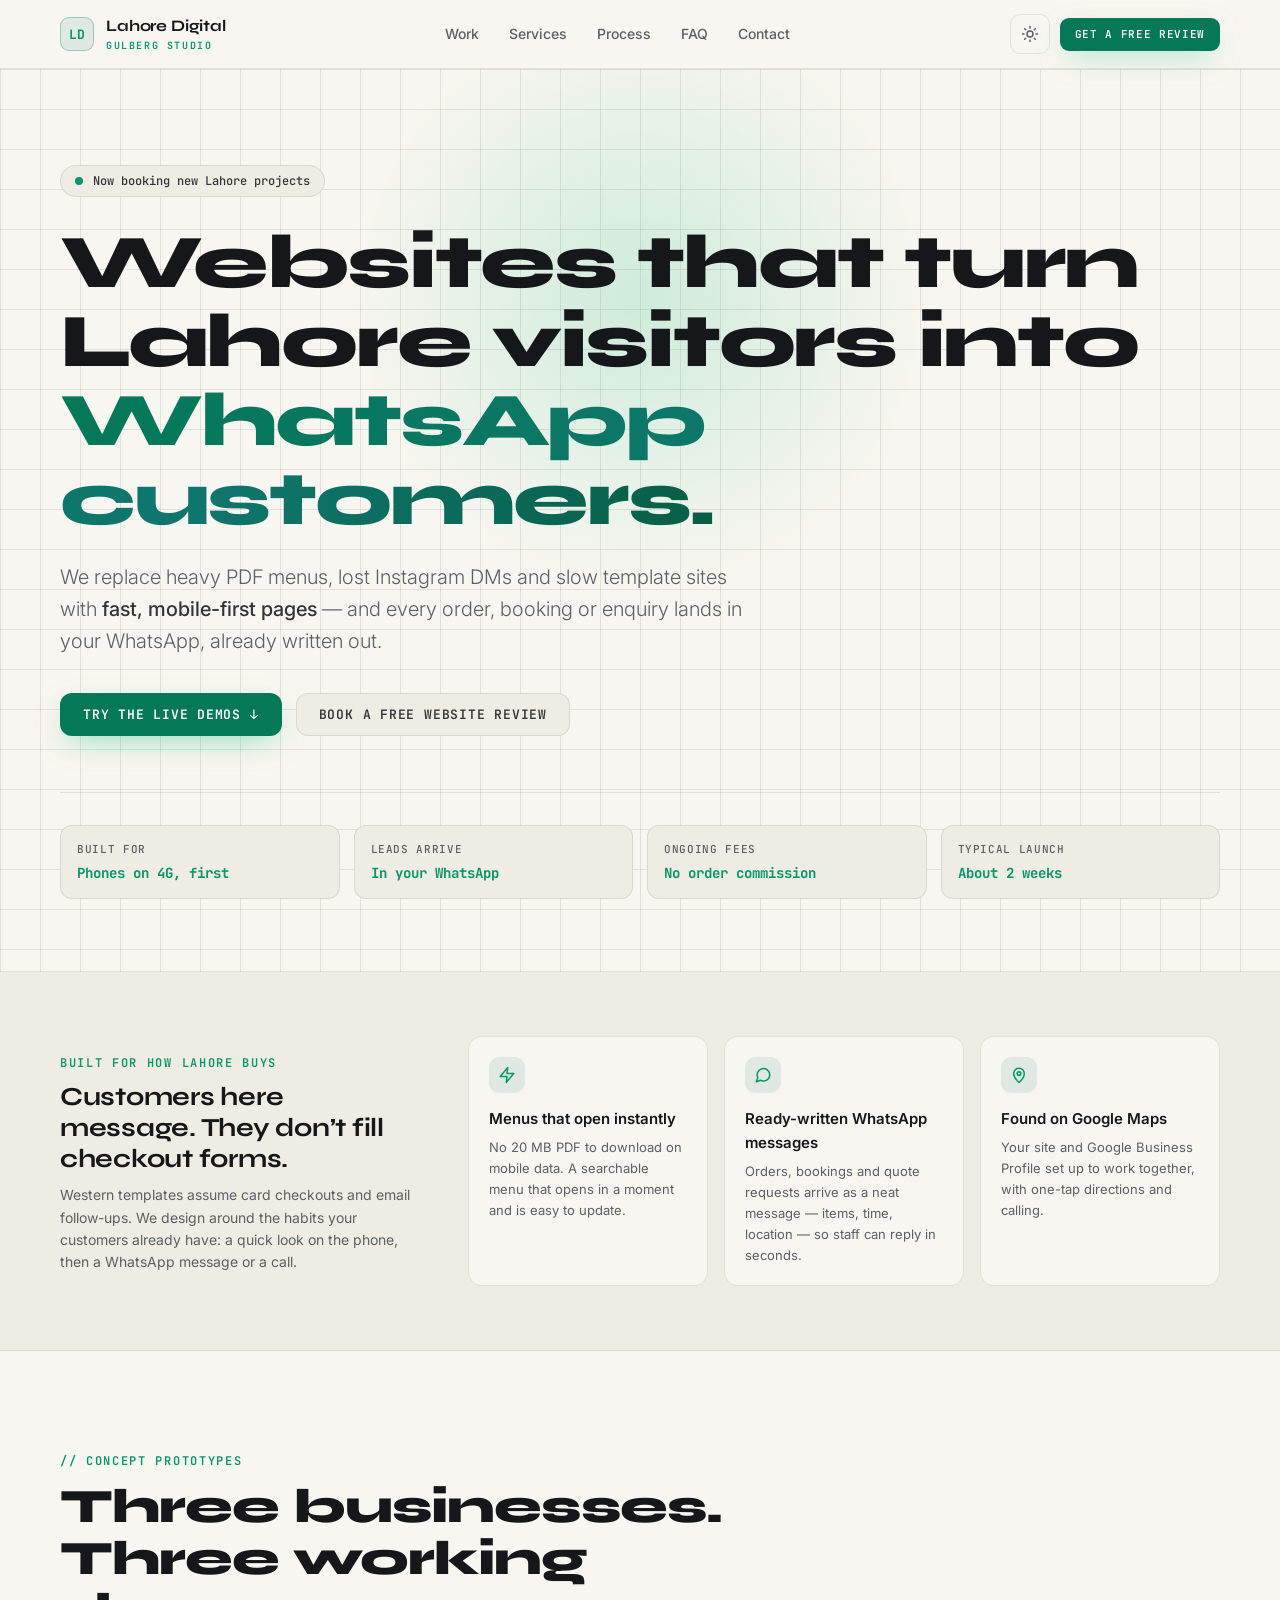
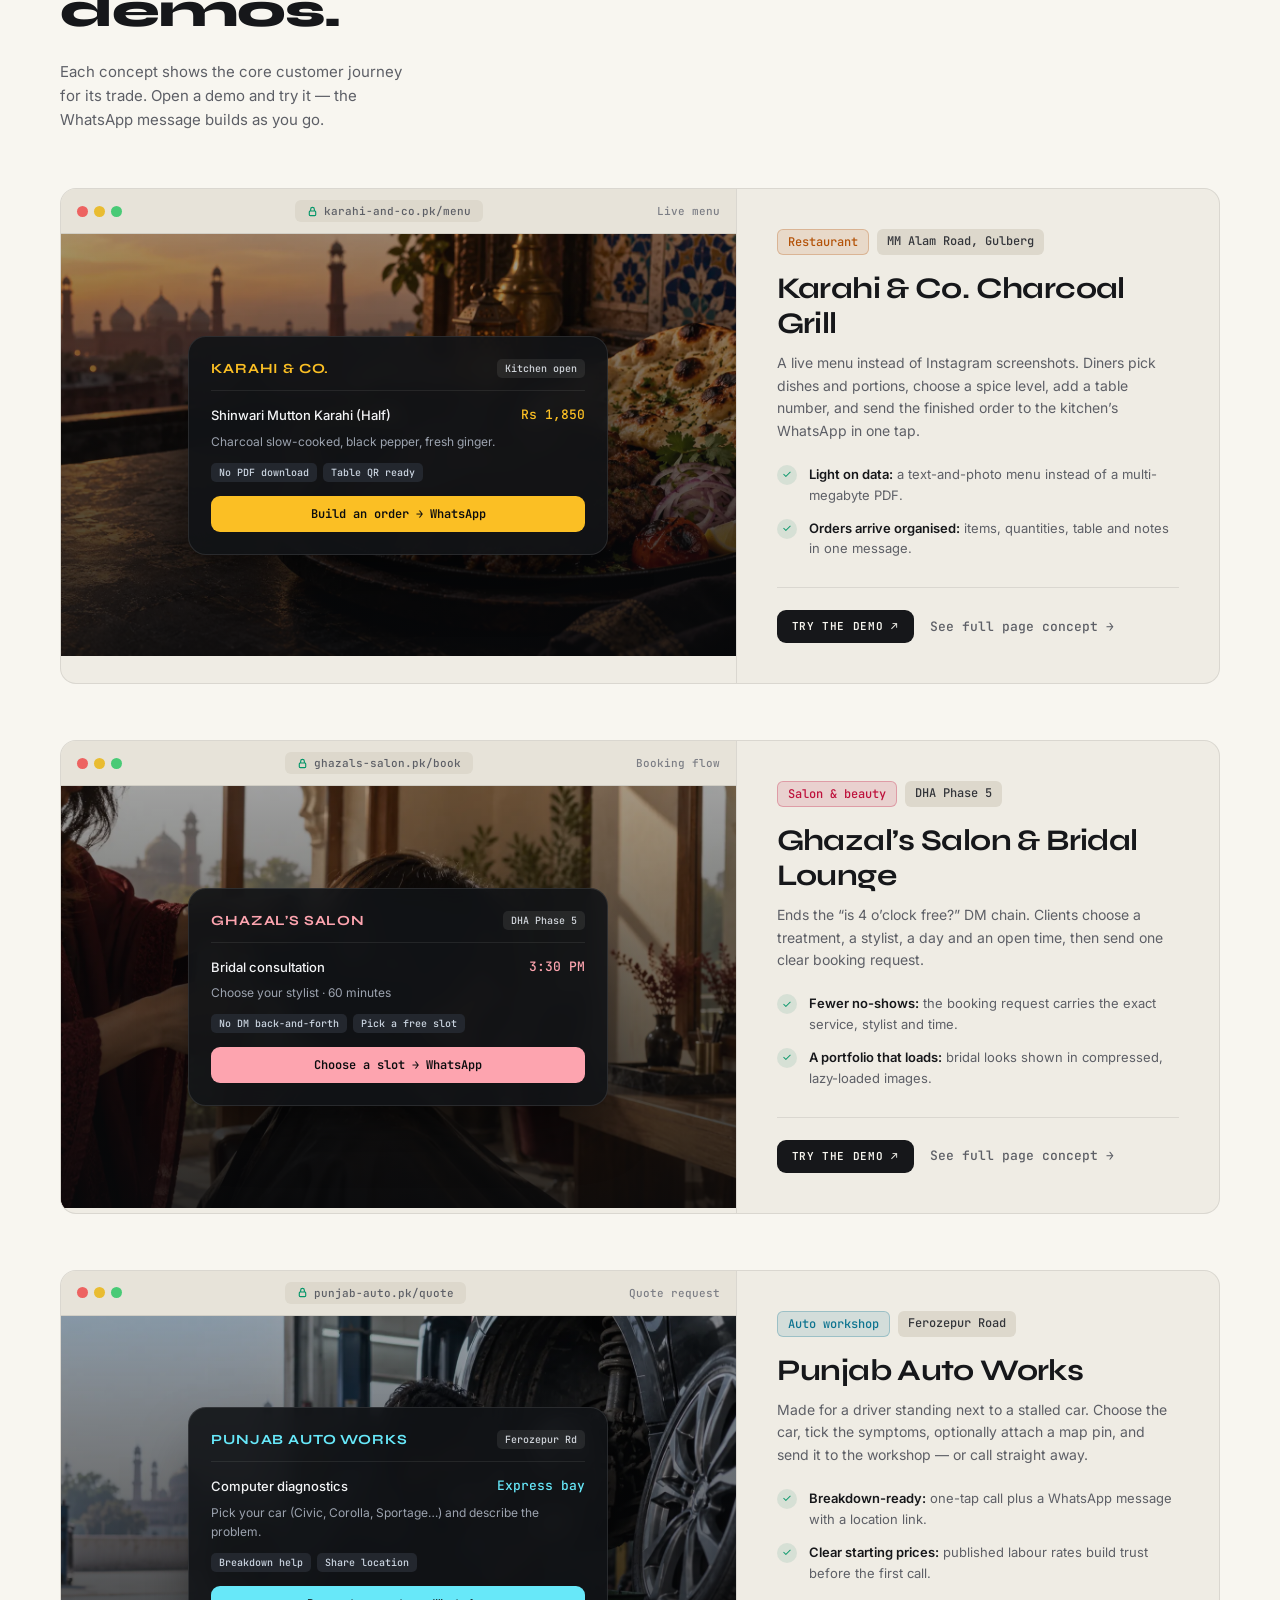
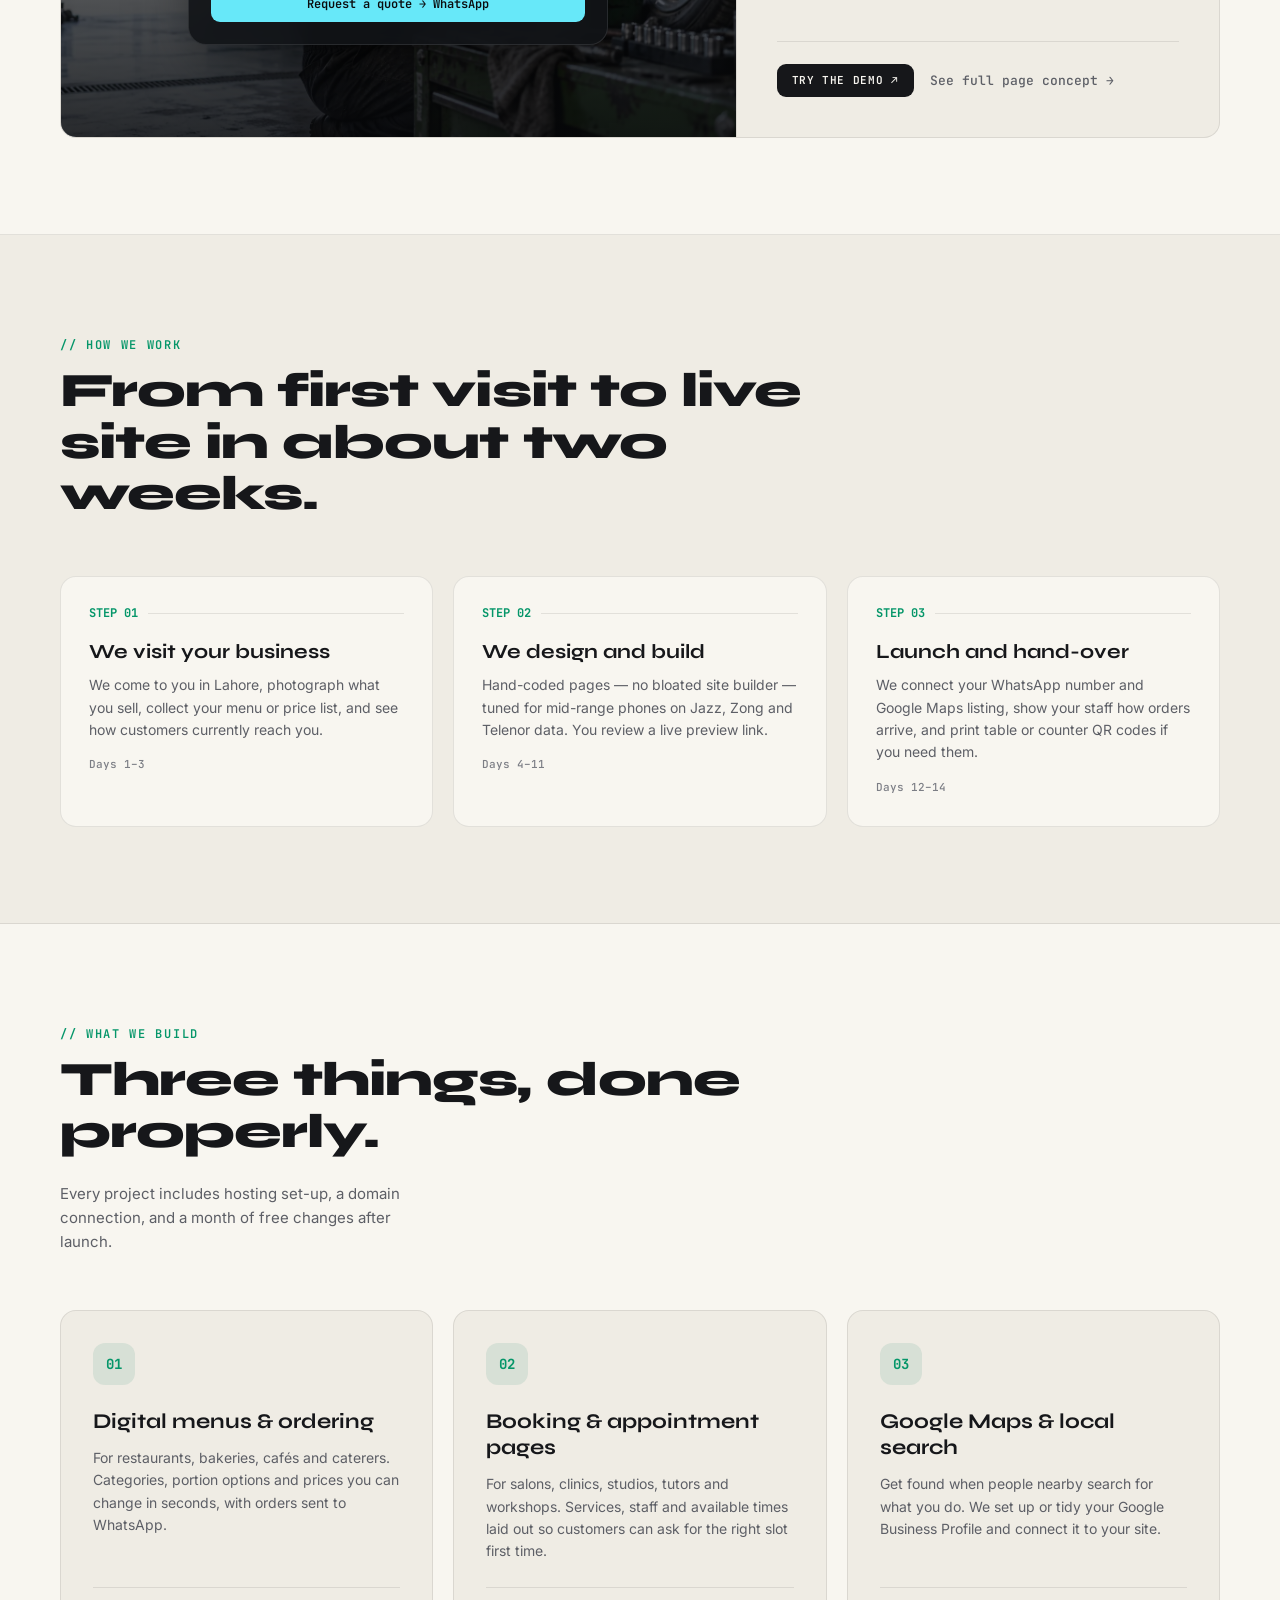
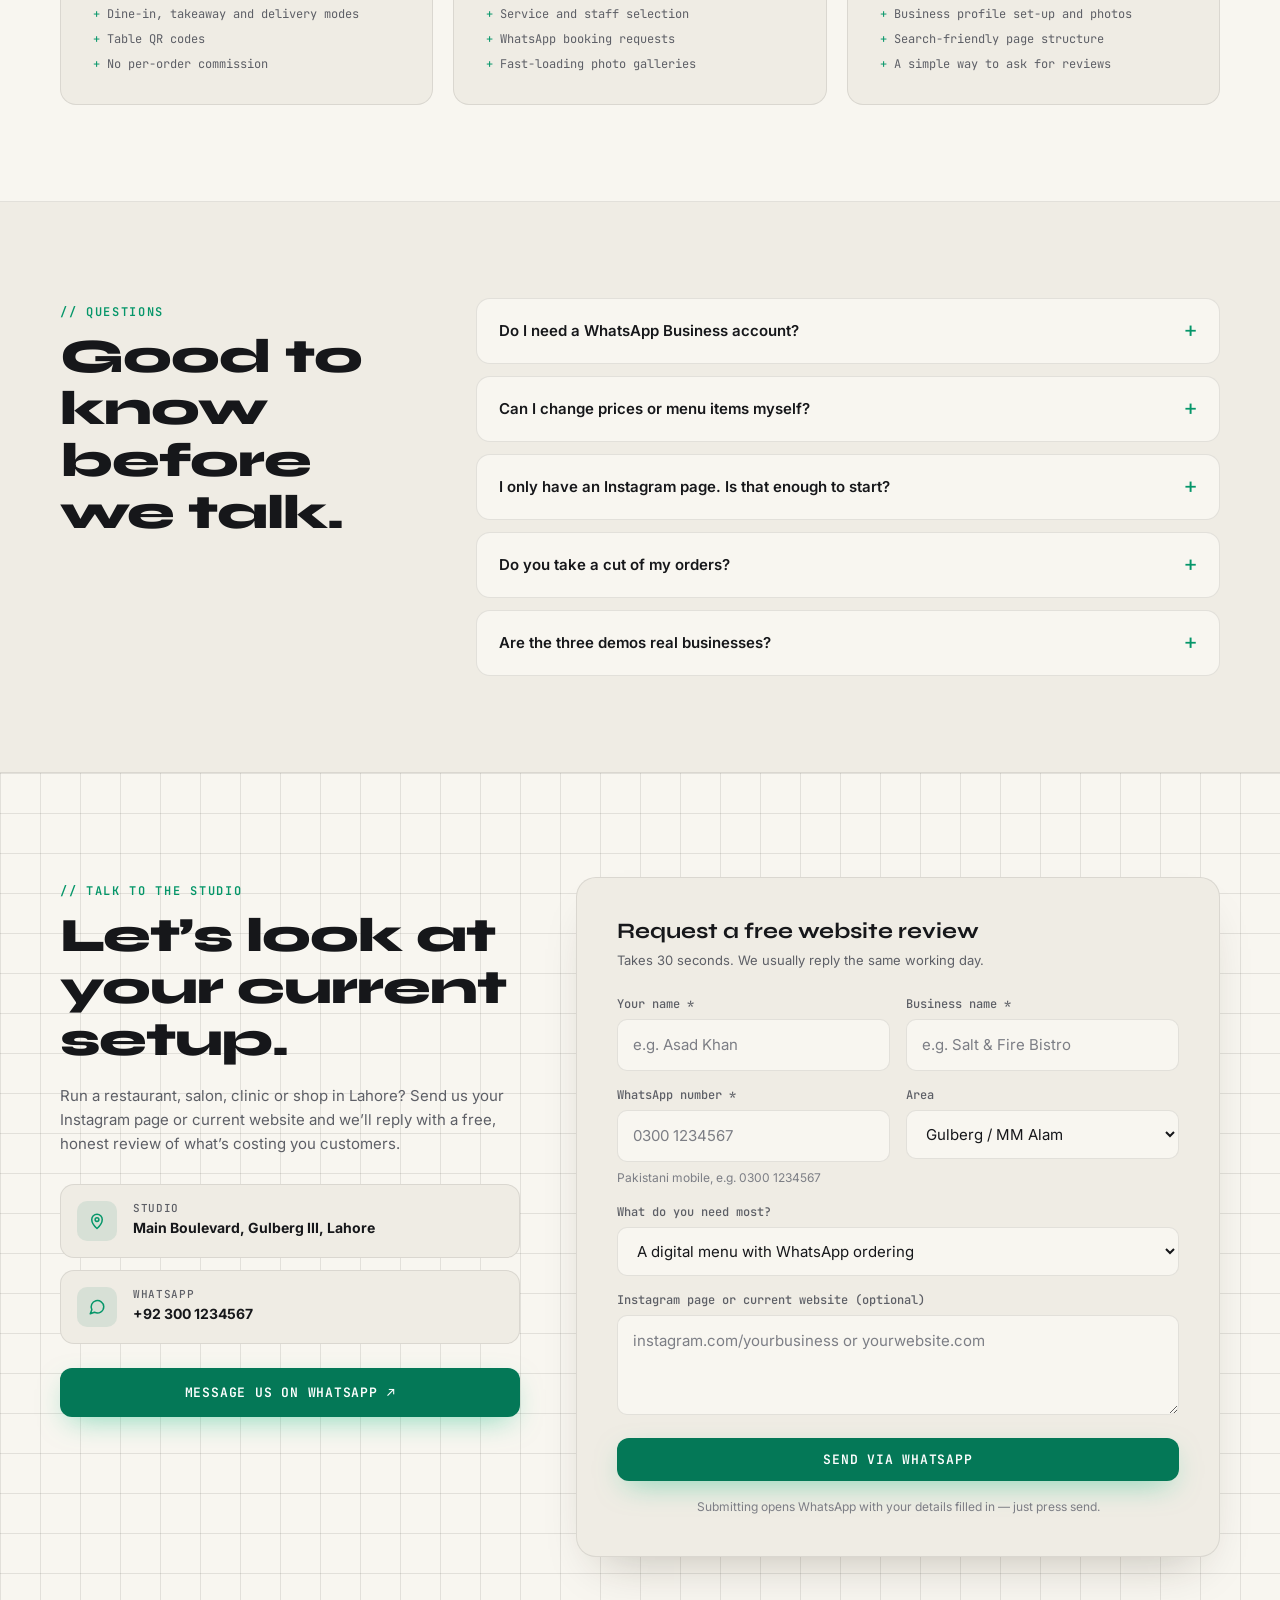
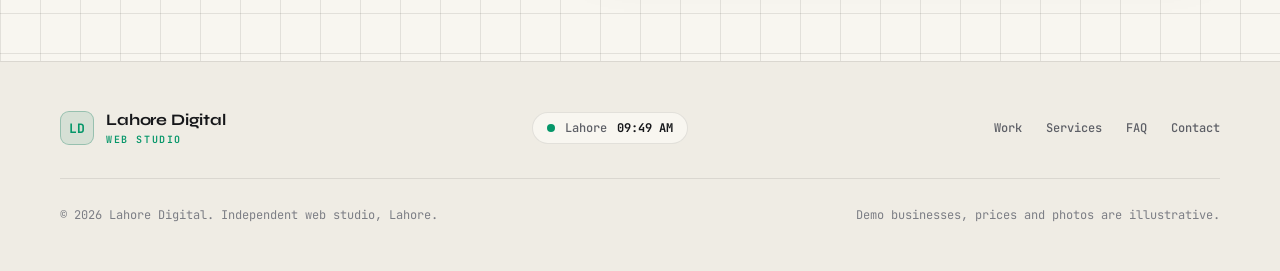
<file: index.html>
<!DOCTYPE html>
<html lang="en" data-theme="dark">
<head>
  <meta charset="UTF-8">
  <meta name="viewport" content="width=device-width, initial-scale=1.0">
  <title>Lahore Digital — Fast, WhatsApp-first websites for Lahore businesses</title>
  <meta name="description" content="Lahore Digital builds fast, mobile-first websites for restaurants, salons and workshops in Lahore — digital menus, booking pages and enquiry forms that send customers straight to your WhatsApp.">
  <meta name="theme-color" content="#0c0d0f" media="(prefers-color-scheme: dark)">
  <meta name="theme-color" content="#f8f6f0" media="(prefers-color-scheme: light)">
  <meta property="og:type" content="website">
  <meta property="og:title" content="Lahore Digital — WhatsApp-first websites for local businesses">
  <meta property="og:description" content="Digital menus, booking pages and enquiry forms that load fast on 4G and send customers straight to your WhatsApp.">
  <meta property="og:image" content="assets/restaurant-demo.webp">
  <meta name="twitter:card" content="summary_large_image">
  <link rel="icon" href="data:image/svg+xml,%3Csvg xmlns='http://www.w3.org/2000/svg' viewBox='0 0 64 64'%3E%3Crect width='64' height='64' rx='14' fill='%2310b981'/%3E%3Ctext x='32' y='42' font-family='monospace' font-size='26' font-weight='700' text-anchor='middle' fill='%2304130d'%3ELD%3C/text%3E%3C/svg%3E">

  <!-- Apply saved / system theme before paint to avoid a flash -->
  <script>
    (function () {
      var theme = null;
      try { theme = localStorage.getItem('ld-theme'); } catch (e) {}
      if (theme !== 'light' && theme !== 'dark') {
        theme = window.matchMedia && window.matchMedia('(prefers-color-scheme: light)').matches ? 'light' : 'dark';
      }
      document.documentElement.setAttribute('data-theme', theme);
    })();
  </script>

  <link rel="preconnect" href="https://fonts.googleapis.com">
  <link rel="preconnect" href="https://fonts.gstatic.com" crossorigin>
  <link href="https://fonts.googleapis.com/css2?family=Inter:wght@300;400;500;600&family=JetBrains+Mono:wght@400;500;600;700&family=Syne:wght@600;700;800&display=swap" rel="stylesheet">
  <link rel="stylesheet" href="home.css">

  <script type="application/ld+json">
  {
    "@context": "https://schema.org",
    "@type": "ProfessionalService",
    "name": "Lahore Digital",
    "description": "Web design studio building fast, WhatsApp-first websites for local businesses in Lahore.",
    "areaServed": { "@type": "City", "name": "Lahore" },
    "address": { "@type": "PostalAddress", "addressLocality": "Lahore", "addressRegion": "Punjab", "addressCountry": "PK" },
    "knowsAbout": ["Web design", "Digital menus", "Online booking", "Local SEO"]
  }
  </script>
</head>
<body>
  <a class="skip-link" href="#main">Skip to content</a>

  <!-- ==================== HEADER ==================== -->
  <header class="site-header">
    <div class="wrap">
      <a href="#top" class="logo" aria-label="Lahore Digital — home">
        <span class="logo-mark" aria-hidden="true">LD</span>
        <span class="logo-text"><strong>Lahore Digital</strong><small>Gulberg Studio</small></span>
      </a>

      <nav class="nav" aria-label="Main">
        <a href="#concepts">Work</a>
        <a href="#services">Services</a>
        <a href="#process">Process</a>
        <a href="#faq">FAQ</a>
        <a href="#contact">Contact</a>
      </nav>

      <div class="header-actions">
        <button class="icon-btn theme-toggle" type="button" id="themeToggle" aria-label="Switch to light theme">
          <svg class="icon-moon" viewBox="0 0 24 24" fill="none" stroke="currentColor" stroke-width="2" stroke-linecap="round" stroke-linejoin="round" aria-hidden="true"><path d="M21 12.8A9 9 0 1 1 11.2 3a7 7 0 0 0 9.8 9.8z"/></svg>
          <svg class="icon-sun" viewBox="0 0 24 24" fill="none" stroke="currentColor" stroke-width="2" stroke-linecap="round" aria-hidden="true"><circle cx="12" cy="12" r="4"/><path d="M12 2v2M12 20v2M4.9 4.9l1.4 1.4M17.7 17.7l1.4 1.4M2 12h2M20 12h2M4.9 19.1l1.4-1.4M17.7 6.3l1.4-1.4"/></svg>
        </button>
        <a href="#contact" class="btn btn--primary btn--sm">Get a free review</a>
        <button class="icon-btn menu-toggle" type="button" id="menuToggle" aria-label="Open menu" aria-expanded="false" aria-controls="mobileNav">
          <svg viewBox="0 0 24 24" fill="none" stroke="currentColor" stroke-width="2" stroke-linecap="round" aria-hidden="true"><path d="M4 7h16M4 12h16M4 17h16"/></svg>
        </button>
      </div>
    </div>
    <nav class="mobile-nav" id="mobileNav" aria-label="Mobile" hidden>
      <a href="#concepts">Work</a>
      <a href="#services">Services</a>
      <a href="#process">Process</a>
      <a href="#faq">FAQ</a>
      <a href="#contact">Contact</a>
      <a href="#contact" class="btn btn--primary">Get a free review</a>
    </nav>
  </header>

  <main id="main">
    <!-- ==================== HERO ==================== -->
    <section class="hero grid-bg" id="top">
      <div class="hero-glow" aria-hidden="true"></div>
      <div class="wrap">
        <div class="pill"><span class="dot" aria-hidden="true"></span>Now booking new Lahore projects</div>

        <h1>Websites that turn Lahore visitors into <span class="gradient-text">WhatsApp customers.</span></h1>

        <p class="hero-lede">
          We replace heavy PDF menus, lost Instagram DMs and slow template sites with
          <strong>fast, mobile-first pages</strong> — and every order, booking or enquiry
          lands in your WhatsApp, already written out.
        </p>

        <div class="hero-ctas">
          <a href="#concepts" class="btn btn--primary">Try the live demos ↓</a>
          <a href="#contact" class="btn btn--ghost">Book a free website review</a>
        </div>

        <div class="spec-bar">
          <div class="spec"><span>Built for</span><strong>Phones on 4G, first</strong></div>
          <div class="spec"><span>Leads arrive</span><strong>In your WhatsApp</strong></div>
          <div class="spec"><span>Ongoing fees</span><strong>No order commission</strong></div>
          <div class="spec"><span>Typical launch</span><strong>About 2 weeks</strong></div>
        </div>
      </div>
    </section>

    <!-- ==================== LOCAL WORKFLOW ==================== -->
    <section class="local" id="why">
      <div class="wrap">
        <div>
          <span class="eyebrow">Built for how Lahore buys</span>
          <h2>Customers here message. They don’t fill checkout forms.</h2>
          <p>Western templates assume card checkouts and email follow-ups. We design around the habits your customers already have: a quick look on the phone, then a WhatsApp message or a call.</p>
        </div>
        <div class="feature-grid">
          <div class="feature">
            <div class="feature-icon"><svg viewBox="0 0 24 24" fill="none" stroke="currentColor" stroke-width="2" stroke-linecap="round" stroke-linejoin="round" aria-hidden="true"><path d="M13 2 3 14h9l-1 8 10-12h-9l1-8z"/></svg></div>
            <h3>Menus that open instantly</h3>
            <p>No 20 MB PDF to download on mobile data. A searchable menu that opens in a moment and is easy to update.</p>
          </div>
          <div class="feature">
            <div class="feature-icon"><svg viewBox="0 0 24 24" fill="none" stroke="currentColor" stroke-width="2" stroke-linecap="round" stroke-linejoin="round" aria-hidden="true"><path d="M21 11.5a8.4 8.4 0 0 1-12.4 7.4L3 21l2.1-5.4A8.4 8.4 0 1 1 21 11.5z"/></svg></div>
            <h3>Ready-written WhatsApp messages</h3>
            <p>Orders, bookings and quote requests arrive as a neat message — items, time, location — so staff can reply in seconds.</p>
          </div>
          <div class="feature">
            <div class="feature-icon"><svg viewBox="0 0 24 24" fill="none" stroke="currentColor" stroke-width="2" stroke-linecap="round" stroke-linejoin="round" aria-hidden="true"><path d="M12 22s7-6.2 7-12a7 7 0 1 0-14 0c0 5.8 7 12 7 12z"/><circle cx="12" cy="10" r="2.5"/></svg></div>
            <h3>Found on Google Maps</h3>
            <p>Your site and Google Business Profile set up to work together, with one-tap directions and calling.</p>
          </div>
        </div>
      </div>
    </section>

    <!-- ==================== CONCEPTS ==================== -->
    <section class="section" id="concepts">
      <div class="wrap">
        <div class="section-head">
          <div>
            <span class="eyebrow">// Concept prototypes</span>
            <h2>Three businesses. Three working demos.</h2>
          </div>
          <p>Each concept shows the core customer journey for its trade. Open a demo and try it — the WhatsApp message builds as you go.</p>
        </div>

        <div class="concepts">
          <!-- Restaurant -->
          <article class="concept reveal" id="concept-karahi">
            <div class="concept-visual">
              <div class="browser-bar">
                <span class="traffic" aria-hidden="true"><i></i><i></i><i></i></span>
                <span class="url"><svg viewBox="0 0 24 24" fill="none" stroke="currentColor" stroke-width="2.5" aria-hidden="true"><rect x="5" y="11" width="14" height="10" rx="2"/><path d="M8 11V7a4 4 0 0 1 8 0v4"/></svg>karahi-and-co.pk/menu</span>
                <span class="meta">Live menu</span>
              </div>
              <div class="stage">
                <img src="assets/restaurant-demo.webp" alt="" loading="lazy" decoding="async" width="1600" height="900">
                <div class="mock">
                  <div class="mock-head"><b>KARAHI &amp; CO.</b><span class="mock-chip">Kitchen open</span></div>
                  <div class="mock-row"><span>Shinwari Mutton Karahi (Half)</span><span>Rs 1,850</span></div>
                  <p>Charcoal slow-cooked, black pepper, fresh ginger.</p>
                  <div class="mock-tags"><span>No PDF download</span><span>Table QR ready</span></div>
                  <button class="mock-cta" type="button" data-demo="karahi">Build an order → WhatsApp</button>
                </div>
              </div>
            </div>
            <div class="concept-body">
              <div>
                <div class="tags"><span class="tag tag--accent">Restaurant</span><span class="tag">MM Alam Road, Gulberg</span></div>
                <h3>Karahi &amp; Co. Charcoal Grill</h3>
                <p>A live menu instead of Instagram screenshots. Diners pick dishes and portions, choose a spice level, add a table number, and send the finished order to the kitchen’s WhatsApp in one tap.</p>
                <ul class="checks">
                  <li><span><strong>Light on data:</strong> a text-and-photo menu instead of a multi-megabyte PDF.</span></li>
                  <li><span><strong>Orders arrive organised:</strong> items, quantities, table and notes in one message.</span></li>
                </ul>
              </div>
              <div class="concept-actions">
                <button class="btn btn--light btn--sm" type="button" data-demo="karahi">Try the demo ↗</button>
                <a class="text-link" href="restaurant.html">See full page concept →</a>
              </div>
            </div>
          </article>

          <!-- Salon -->
          <article class="concept concept--salon reveal" id="concept-salon">
            <div class="concept-visual">
              <div class="browser-bar">
                <span class="traffic" aria-hidden="true"><i></i><i></i><i></i></span>
                <span class="url"><svg viewBox="0 0 24 24" fill="none" stroke="currentColor" stroke-width="2.5" aria-hidden="true"><rect x="5" y="11" width="14" height="10" rx="2"/><path d="M8 11V7a4 4 0 0 1 8 0v4"/></svg>ghazals-salon.pk/book</span>
                <span class="meta">Booking flow</span>
              </div>
              <div class="stage">
                <img src="assets/salon-demo.webp" alt="" loading="lazy" decoding="async" width="1600" height="900">
                <div class="mock">
                  <div class="mock-head"><b>GHAZAL’S SALON</b><span class="mock-chip">DHA Phase 5</span></div>
                  <div class="mock-row"><span>Bridal consultation</span><span>3:30 PM</span></div>
                  <p>Choose your stylist · 60 minutes</p>
                  <div class="mock-tags"><span>No DM back-and-forth</span><span>Pick a free slot</span></div>
                  <button class="mock-cta" type="button" data-demo="salon">Choose a slot → WhatsApp</button>
                </div>
              </div>
            </div>
            <div class="concept-body">
              <div>
                <div class="tags"><span class="tag tag--accent">Salon &amp; beauty</span><span class="tag">DHA Phase 5</span></div>
                <h3>Ghazal’s Salon &amp; Bridal Lounge</h3>
                <p>Ends the “is 4 o’clock free?” DM chain. Clients choose a treatment, a stylist, a day and an open time, then send one clear booking request.</p>
                <ul class="checks">
                  <li><span><strong>Fewer no-shows:</strong> the booking request carries the exact service, stylist and time.</span></li>
                  <li><span><strong>A portfolio that loads:</strong> bridal looks shown in compressed, lazy-loaded images.</span></li>
                </ul>
              </div>
              <div class="concept-actions">
                <button class="btn btn--light btn--sm" type="button" data-demo="salon">Try the demo ↗</button>
                <a class="text-link" href="salon.html">See full page concept →</a>
              </div>
            </div>
          </article>

          <!-- Auto -->
          <article class="concept concept--auto reveal" id="concept-auto">
            <div class="concept-visual">
              <div class="browser-bar">
                <span class="traffic" aria-hidden="true"><i></i><i></i><i></i></span>
                <span class="url"><svg viewBox="0 0 24 24" fill="none" stroke="currentColor" stroke-width="2.5" aria-hidden="true"><rect x="5" y="11" width="14" height="10" rx="2"/><path d="M8 11V7a4 4 0 0 1 8 0v4"/></svg>punjab-auto.pk/quote</span>
                <span class="meta">Quote request</span>
              </div>
              <div class="stage">
                <img src="assets/garage-demo.webp" alt="" loading="lazy" decoding="async" width="1600" height="900">
                <div class="mock">
                  <div class="mock-head"><b>PUNJAB AUTO WORKS</b><span class="mock-chip">Ferozepur Rd</span></div>
                  <div class="mock-row"><span>Computer diagnostics</span><span>Express bay</span></div>
                  <p>Pick your car (Civic, Corolla, Sportage…) and describe the problem.</p>
                  <div class="mock-tags"><span>Breakdown help</span><span>Share location</span></div>
                  <button class="mock-cta" type="button" data-demo="auto">Request a quote → WhatsApp</button>
                </div>
              </div>
            </div>
            <div class="concept-body">
              <div>
                <div class="tags"><span class="tag tag--accent">Auto workshop</span><span class="tag">Ferozepur Road</span></div>
                <h3>Punjab Auto Works</h3>
                <p>Made for a driver standing next to a stalled car. Choose the car, tick the symptoms, optionally attach a map pin, and send it to the workshop — or call straight away.</p>
                <ul class="checks">
                  <li><span><strong>Breakdown-ready:</strong> one-tap call plus a WhatsApp message with a location link.</span></li>
                  <li><span><strong>Clear starting prices:</strong> published labour rates build trust before the first call.</span></li>
                </ul>
              </div>
              <div class="concept-actions">
                <button class="btn btn--light btn--sm" type="button" data-demo="auto">Try the demo ↗</button>
                <a class="text-link" href="garage.html">See full page concept →</a>
              </div>
            </div>
          </article>
        </div>
      </div>
    </section>

    <!-- ==================== PROCESS ==================== -->
    <section class="section section--surface" id="process">
      <div class="wrap">
        <div class="section-head">
          <div>
            <span class="eyebrow">// How we work</span>
            <h2>From first visit to live site in about two weeks.</h2>
          </div>
        </div>
        <div class="steps">
          <div class="step reveal">
            <div class="step-num">STEP 01</div>
            <h3>We visit your business</h3>
            <p>We come to you in Lahore, photograph what you sell, collect your menu or price list, and see how customers currently reach you.</p>
            <span class="when">Days 1–3</span>
          </div>
          <div class="step reveal">
            <div class="step-num">STEP 02</div>
            <h3>We design and build</h3>
            <p>Hand-coded pages — no bloated site builder — tuned for mid-range phones on Jazz, Zong and Telenor data. You review a live preview link.</p>
            <span class="when">Days 4–11</span>
          </div>
          <div class="step reveal">
            <div class="step-num">STEP 03</div>
            <h3>Launch and hand-over</h3>
            <p>We connect your WhatsApp number and Google Maps listing, show your staff how orders arrive, and print table or counter QR codes if you need them.</p>
            <span class="when">Days 12–14</span>
          </div>
        </div>
      </div>
    </section>

    <!-- ==================== SERVICES ==================== -->
    <section class="section" id="services">
      <div class="wrap">
        <div class="section-head">
          <div>
            <span class="eyebrow">// What we build</span>
            <h2>Three things, done properly.</h2>
          </div>
          <p>Every project includes hosting set-up, a domain connection, and a month of free changes after launch.</p>
        </div>
        <div class="cards">
          <div class="card reveal">
            <div>
              <div class="card-num">01</div>
              <h3>Digital menus &amp; ordering</h3>
              <p>For restaurants, bakeries, cafés and caterers. Categories, portion options and prices you can change in seconds, with orders sent to WhatsApp.</p>
            </div>
            <ul><li>Dine-in, takeaway and delivery modes</li><li>Table QR codes</li><li>No per-order commission</li></ul>
          </div>
          <div class="card reveal">
            <div>
              <div class="card-num">02</div>
              <h3>Booking &amp; appointment pages</h3>
              <p>For salons, clinics, studios, tutors and workshops. Services, staff and available times laid out so customers can ask for the right slot first time.</p>
            </div>
            <ul><li>Service and staff selection</li><li>WhatsApp booking requests</li><li>Fast-loading photo galleries</li></ul>
          </div>
          <div class="card reveal">
            <div>
              <div class="card-num">03</div>
              <h3>Google Maps &amp; local search</h3>
              <p>Get found when people nearby search for what you do. We set up or tidy your Google Business Profile and connect it to your site.</p>
            </div>
            <ul><li>Business profile set-up and photos</li><li>Search-friendly page structure</li><li>A simple way to ask for reviews</li></ul>
          </div>
        </div>
      </div>
    </section>

    <!-- ==================== FAQ ==================== -->
    <section class="section section--surface" id="faq">
      <div class="wrap faq">
        <div>
          <span class="eyebrow">// Questions</span>
          <h2 class="h2">Good to know before we talk.</h2>
        </div>
        <div class="faq-list">
          <details>
            <summary>Do I need a WhatsApp Business account?</summary>
            <p>No. Any WhatsApp number works, but WhatsApp Business (free) lets you add quick replies and labels, which helps when orders pick up. We can set it up with you.</p>
          </details>
          <details>
            <summary>Can I change prices or menu items myself?</summary>
            <p>Yes. We give you a simple way to edit items and prices, and the first month of changes after launch is included if you would rather send them to us.</p>
          </details>
          <details>
            <summary>I only have an Instagram page. Is that enough to start?</summary>
            <p>That is a great starting point. We reuse your best photos and posts, and your Instagram bio can link straight to the new site.</p>
          </details>
          <details>
            <summary>Do you take a cut of my orders?</summary>
            <p>No. Customers message you directly, so there is no per-order commission like delivery apps charge.</p>
          </details>
          <details>
            <summary>Are the three demos real businesses?</summary>
            <p>No — they are concept prototypes with illustrative names, prices and photos, made to show what we can build for your trade.</p>
          </details>
        </div>
      </div>
    </section>

    <!-- ==================== CONTACT ==================== -->
    <section class="contact grid-bg" id="contact">
      <div class="wrap">
        <div class="contact-intro">
          <span class="eyebrow">// Talk to the studio</span>
          <h2 class="h2">Let’s look at your current setup.</h2>
          <p>Run a restaurant, salon, clinic or shop in Lahore? Send us your Instagram page or current website and we’ll reply with a free, honest review of what’s costing you customers.</p>

          <div class="info">
            <div class="info-icon"><svg viewBox="0 0 24 24" fill="none" stroke="currentColor" stroke-width="2" stroke-linecap="round" stroke-linejoin="round" aria-hidden="true"><path d="M12 22s7-6.2 7-12a7 7 0 1 0-14 0c0 5.8 7 12 7 12z"/><circle cx="12" cy="10" r="2.5"/></svg></div>
            <div><span>Studio</span><strong>Main Boulevard, Gulberg III, Lahore</strong></div>
          </div>
          <div class="info">
            <div class="info-icon"><svg viewBox="0 0 24 24" fill="none" stroke="currentColor" stroke-width="2" stroke-linecap="round" stroke-linejoin="round" aria-hidden="true"><path d="M21 11.5a8.4 8.4 0 0 1-12.4 7.4L3 21l2.1-5.4A8.4 8.4 0 1 1 21 11.5z"/></svg></div>
            <div><span>WhatsApp</span><strong data-studio-phone>+92 300 1234567</strong></div>
          </div>

          <a class="btn btn--primary" id="directWhatsApp" href="#" target="_blank" rel="noopener noreferrer">Message us on WhatsApp ↗</a>
        </div>

        <div class="panel">
          <h3>Request a free website review</h3>
          <p>Takes 30 seconds. We usually reply the same working day.</p>

          <form class="form" id="leadForm" novalidate>
            <div class="form-row">
              <div class="field">
                <label for="name">Your name *</label>
                <input type="text" id="name" name="name" required autocomplete="name" placeholder="e.g. Asad Khan">
              </div>
              <div class="field">
                <label for="bizName">Business name *</label>
                <input type="text" id="bizName" name="business" required autocomplete="organization" placeholder="e.g. Salt &amp; Fire Bistro">
              </div>
            </div>
            <div class="form-row">
              <div class="field" id="phoneField">
                <label for="phone">WhatsApp number *</label>
                <input type="tel" id="phone" name="phone" required autocomplete="tel" inputmode="tel" placeholder="0300 1234567" aria-describedby="phoneHint">
                <span class="hint" id="phoneHint">Pakistani mobile, e.g. 0300 1234567</span>
              </div>
              <div class="field">
                <label for="area">Area</label>
                <select id="area" name="area">
                  <option>Gulberg / MM Alam</option>
                  <option>DHA</option>
                  <option>Johar Town / Faisal Town</option>
                  <option>Model Town / Garden Town</option>
                  <option>Township / Green Town</option>
                  <option>Mall Road / Old City</option>
                  <option>Bahria Town / Raiwind Road</option>
                  <option>Other area in Lahore</option>
                </select>
              </div>
            </div>
            <div class="field">
              <label for="need">What do you need most?</label>
              <select id="need" name="need">
                <option>A digital menu with WhatsApp ordering</option>
                <option>A booking / appointment page</option>
                <option>A complete business website</option>
                <option>Help showing up on Google Maps</option>
                <option>Not sure yet — review my current setup</option>
              </select>
            </div>
            <div class="field">
              <label for="link">Instagram page or current website (optional)</label>
              <textarea id="link" name="link" rows="3" placeholder="instagram.com/yourbusiness or yourwebsite.com"></textarea>
            </div>
            <button type="submit" class="btn btn--primary btn--block">Send via WhatsApp</button>
            <p class="form-note">Submitting opens WhatsApp with your details filled in — just press send.</p>
            <p class="form-status" id="formStatus" role="status" hidden></p>
          </form>
        </div>
      </div>
    </section>
  </main>

  <!-- ==================== FOOTER ==================== -->
  <footer class="site-footer">
    <div class="wrap">
      <div class="footer-top">
        <a href="#top" class="logo"><span class="logo-mark" aria-hidden="true">LD</span><span class="logo-text"><strong>Lahore Digital</strong><small>Web studio</small></span></a>
        <div class="clock"><span class="dot" aria-hidden="true"></span>Lahore <strong id="lahoreClock">--:--</strong></div>
        <nav class="footer-links" aria-label="Footer">
          <a href="#concepts">Work</a><a href="#services">Services</a><a href="#faq">FAQ</a><a href="#contact">Contact</a>
        </nav>
      </div>
      <div class="footer-bottom">
        <span>© <span id="year">2026</span> Lahore Digital. Independent web studio, Lahore.</span>
        <span>Demo businesses, prices and photos are illustrative.</span>
      </div>
    </div>
  </footer>

  <!-- ==================== DEMO DIALOG ==================== -->
  <dialog class="demo-dialog" id="demoDialog" aria-labelledby="demoTitle">
    <div class="dialog-head">
      <div><span id="demoCategory">Live demo</span><h2 id="demoTitle">Demo</h2></div>
      <button class="icon-btn" type="button" data-close aria-label="Close demo">
        <svg viewBox="0 0 24 24" fill="none" stroke="currentColor" stroke-width="2" stroke-linecap="round" aria-hidden="true"><path d="M6 6l12 12M18 6 6 18"/></svg>
      </button>
    </div>
    <div class="dialog-body" id="demoBody"></div>
    <div class="dialog-foot">
      <small>Demo: messages go to Lahore Digital, not a real business.</small>
      <div class="actions" id="demoActions"></div>
    </div>
  </dialog>

  <script src="home.js" defer></script>
</body>
</html>
</file>
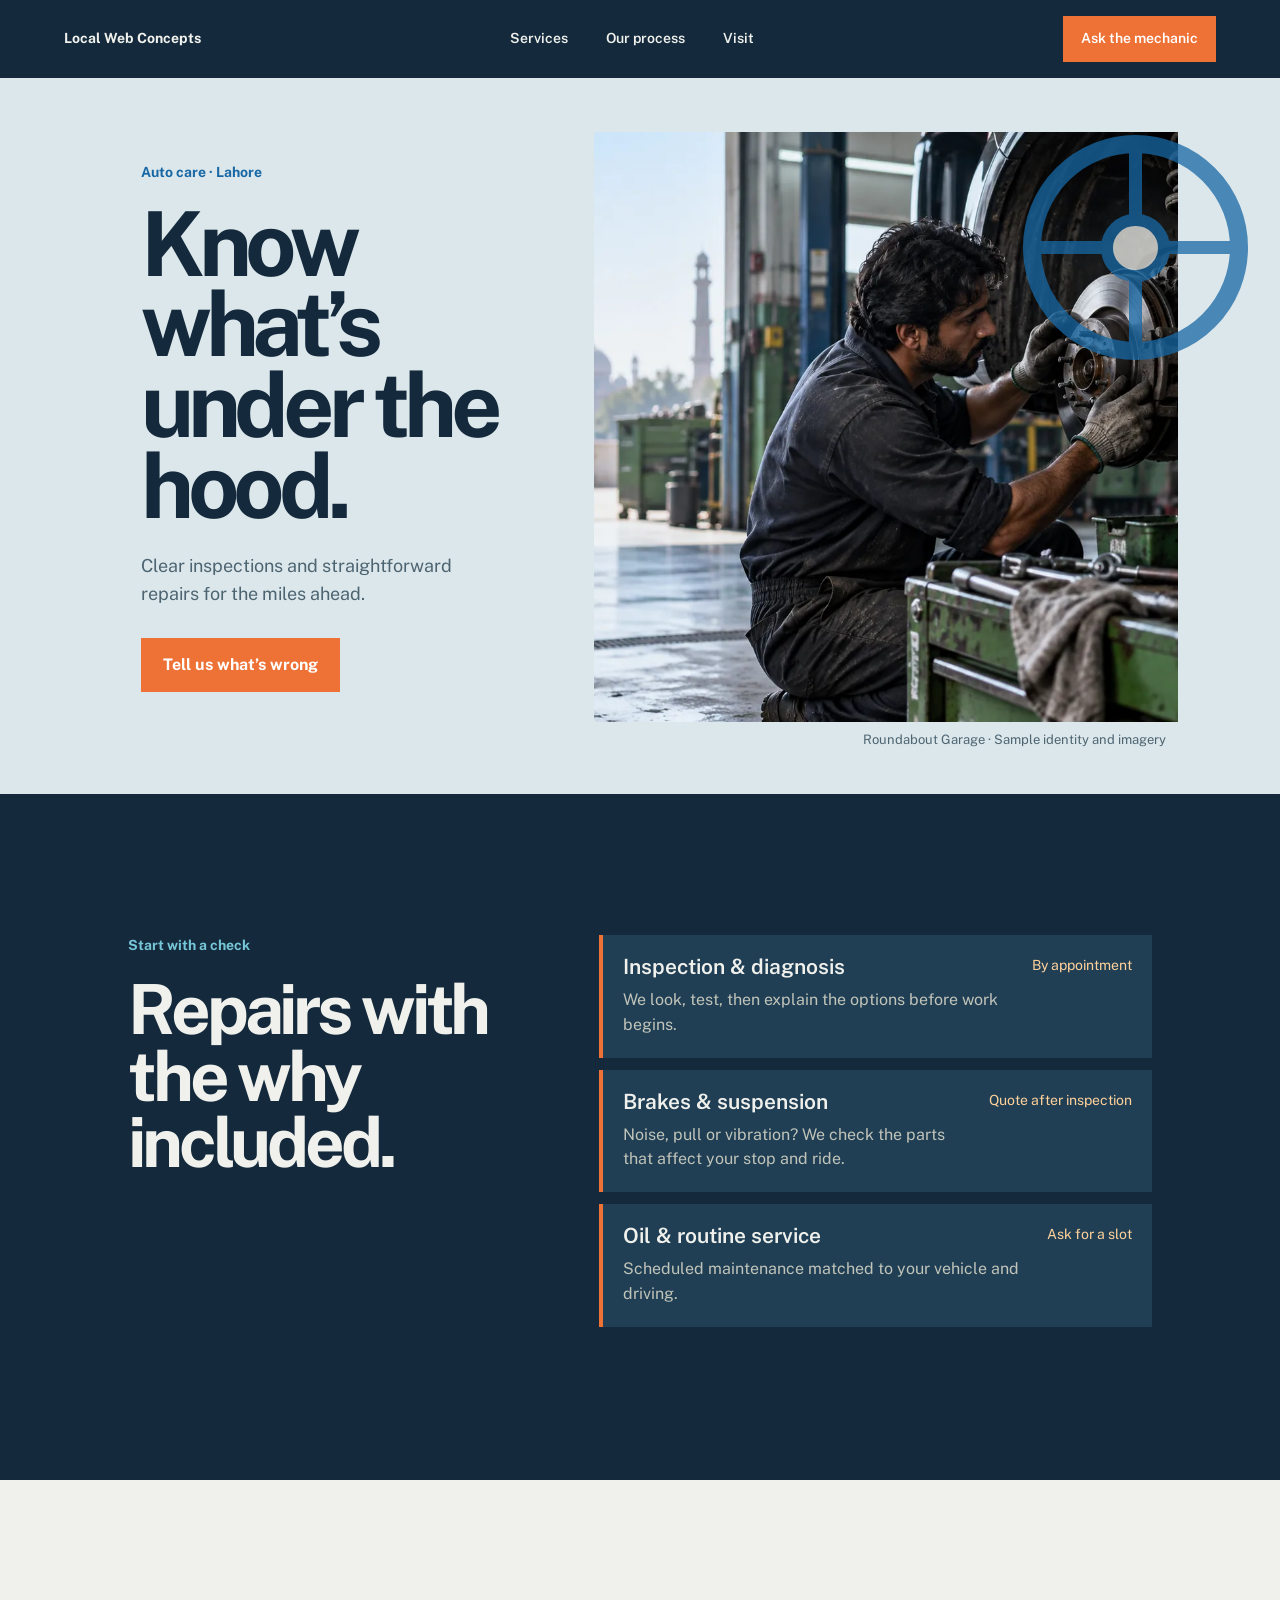
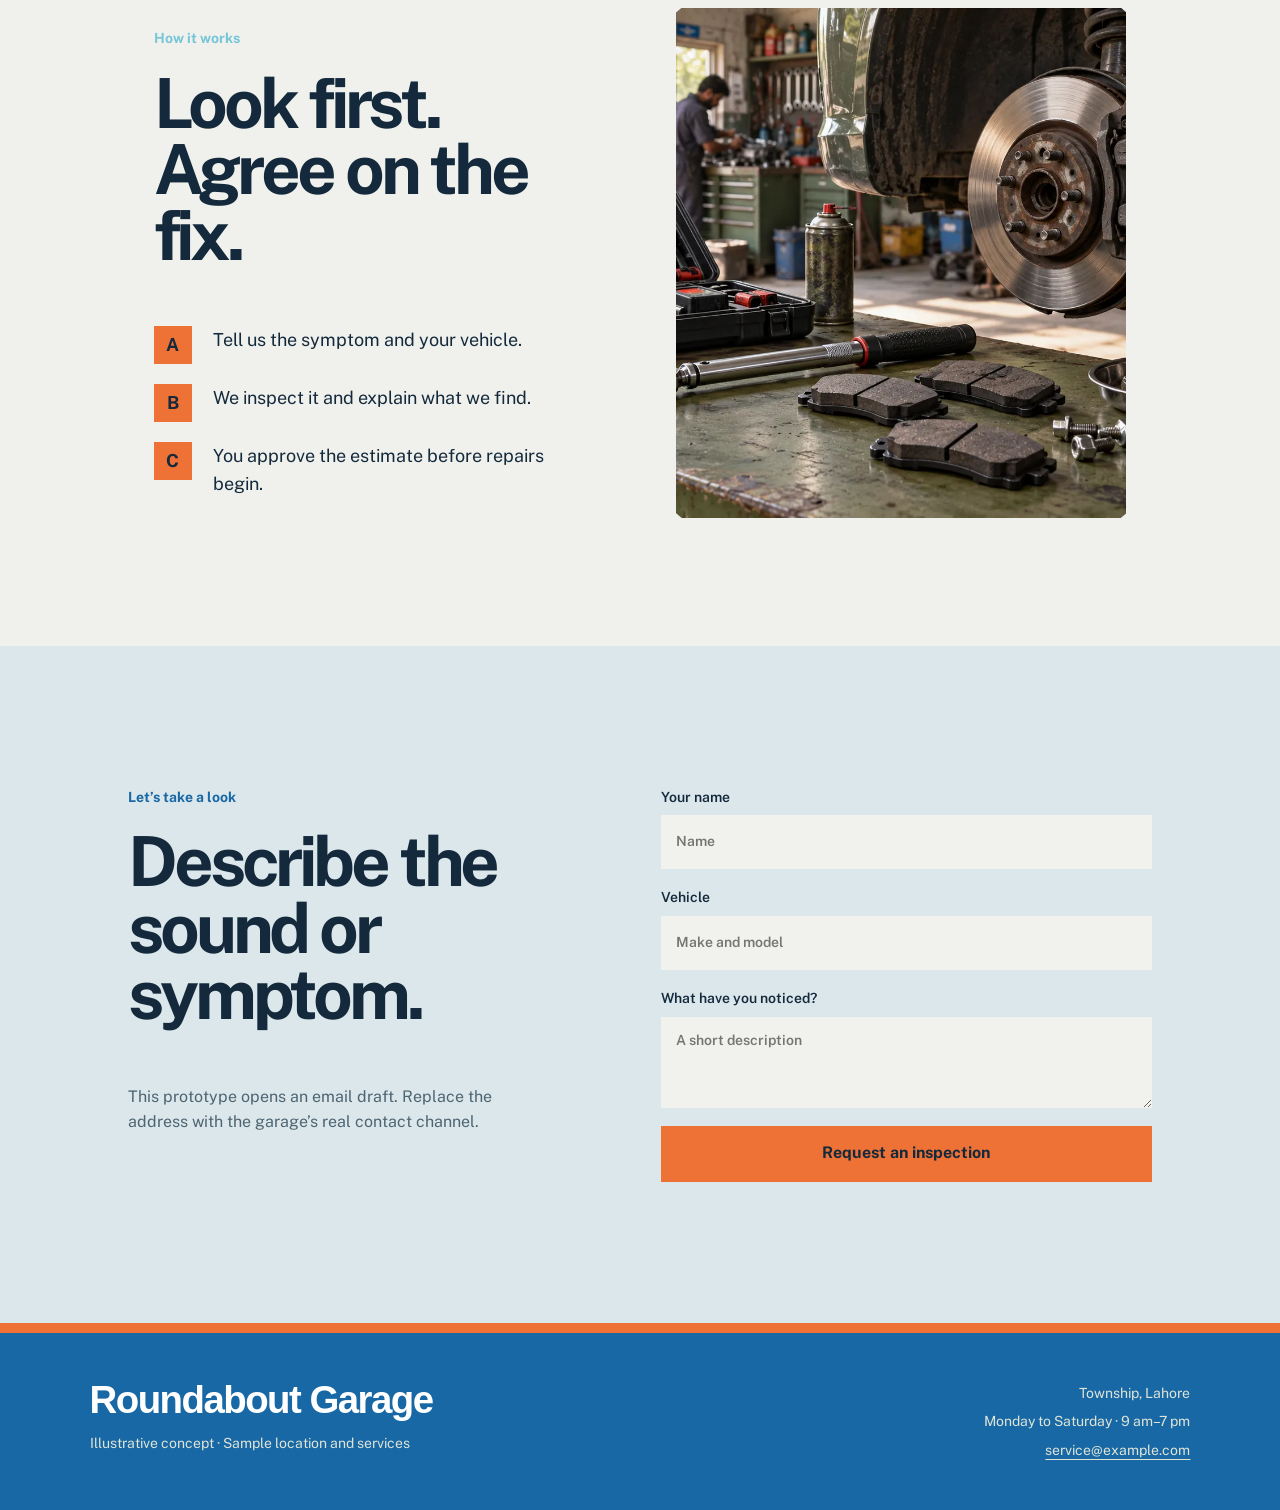
<file: garage.html>
<!doctype html>
<html lang="en">
<head>
  <meta charset="utf-8">
  <meta name="viewport" content="width=device-width, initial-scale=1">
  <meta name="description" content="Illustrative auto repair garage website prototype for Lahore.">
  <title>Roundabout Garage — Lahore Auto Service Concept</title>
  <link rel="preconnect" href="https://fonts.googleapis.com">
  <link rel="preconnect" href="https://fonts.gstatic.com" crossorigin>
  <link href="https://fonts.googleapis.com/css2?family=Public+Sans:wght@400;500;600;700&display=swap" rel="stylesheet">
  <link rel="stylesheet" href="styles.css">
</head>
<body class="garage-page">
  <header class="site-nav garage-nav">
    <a class="site-brand" href="index.html">Local Web Concepts</a>
    <nav aria-label="Main navigation"><a href="#services">Services</a><a href="#process">Our process</a><a href="#visit">Visit</a></nav>
    <a class="nav-action" href="#book">Ask the mechanic</a>
  </header>
  <main>
    <section class="garage-hero">
      <div class="garage-hero-copy"><p class="garage-location">Auto care · Lahore</p><h1>Know what’s<br>under the hood.</h1><p>Clear inspections and straightforward repairs for the miles ahead.</p><a class="garage-button" href="#book">Tell us what’s wrong</a></div>
      <figure class="garage-hero-image"><img src="assets/garage-demo.webp" alt="A mechanic checking a wheel assembly in a neighborhood garage"><figcaption>Roundabout Garage · Sample identity and imagery</figcaption></figure>
      <div class="wheel-motif" aria-hidden="true"><span></span><i></i></div>
    </section>
    <section class="garage-services section-pad" id="services">
      <div class="garage-heading"><p>Start with a check</p><h2>Repairs with<br>the why included.</h2></div>
      <div class="garage-list">
        <article><div><h3>Inspection &amp; diagnosis</h3><p>We look, test, then explain the options before work begins.</p></div><span>By appointment</span></article>
        <article><div><h3>Brakes &amp; suspension</h3><p>Noise, pull or vibration? We check the parts that affect your stop and ride.</p></div><span>Quote after inspection</span></article>
        <article><div><h3>Oil &amp; routine service</h3><p>Scheduled maintenance matched to your vehicle and driving.</p></div><span>Ask for a slot</span></article>
      </div>
    </section>
    <section class="garage-process" id="process">
      <div class="process-copy"><p>How it works</p><h2>Look first.<br>Agree on the fix.</h2><ol><li><span>Tell us the symptom and your vehicle.</span></li><li><span>We inspect it and explain what we find.</span></li><li><span>You approve the estimate before repairs begin.</span></li></ol></div>
      <img src="assets/garage-tools.webp" alt="Diagnostic tools and a brake assembly on a workshop bench">
    </section>
    <section class="garage-book section-pad" id="book">
      <div><p>Let’s take a look</p><h2>Describe the<br>sound or symptom.</h2><p>This prototype opens an email draft. Replace the address with the garage’s real contact channel.</p></div>
      <form class="prototype-form" data-mailto="service@example.com" data-subject="Vehicle inspection request">
        <label>Your name<input name="name" autocomplete="name" required placeholder="Name"></label>
        <label>Vehicle<input name="vehicle" required placeholder="Make and model"></label>
        <label>What have you noticed?<textarea name="concern" rows="3" required placeholder="A short description"></textarea></label>
        <button class="garage-button" type="submit">Request an inspection</button>
      </form>
    </section>
  </main>
  <footer class="site-footer garage-footer" id="visit"><div><a class="footer-brand" href="index.html">Roundabout Garage</a><p>Illustrative concept · Sample location and services</p></div><div><p>Township, Lahore</p><p>Monday to Saturday · 9 am–7 pm</p><a href="mailto:service@example.com">service@example.com</a></div></footer>
  <script src="demos.js"></script>
</body>
</html>
</file>
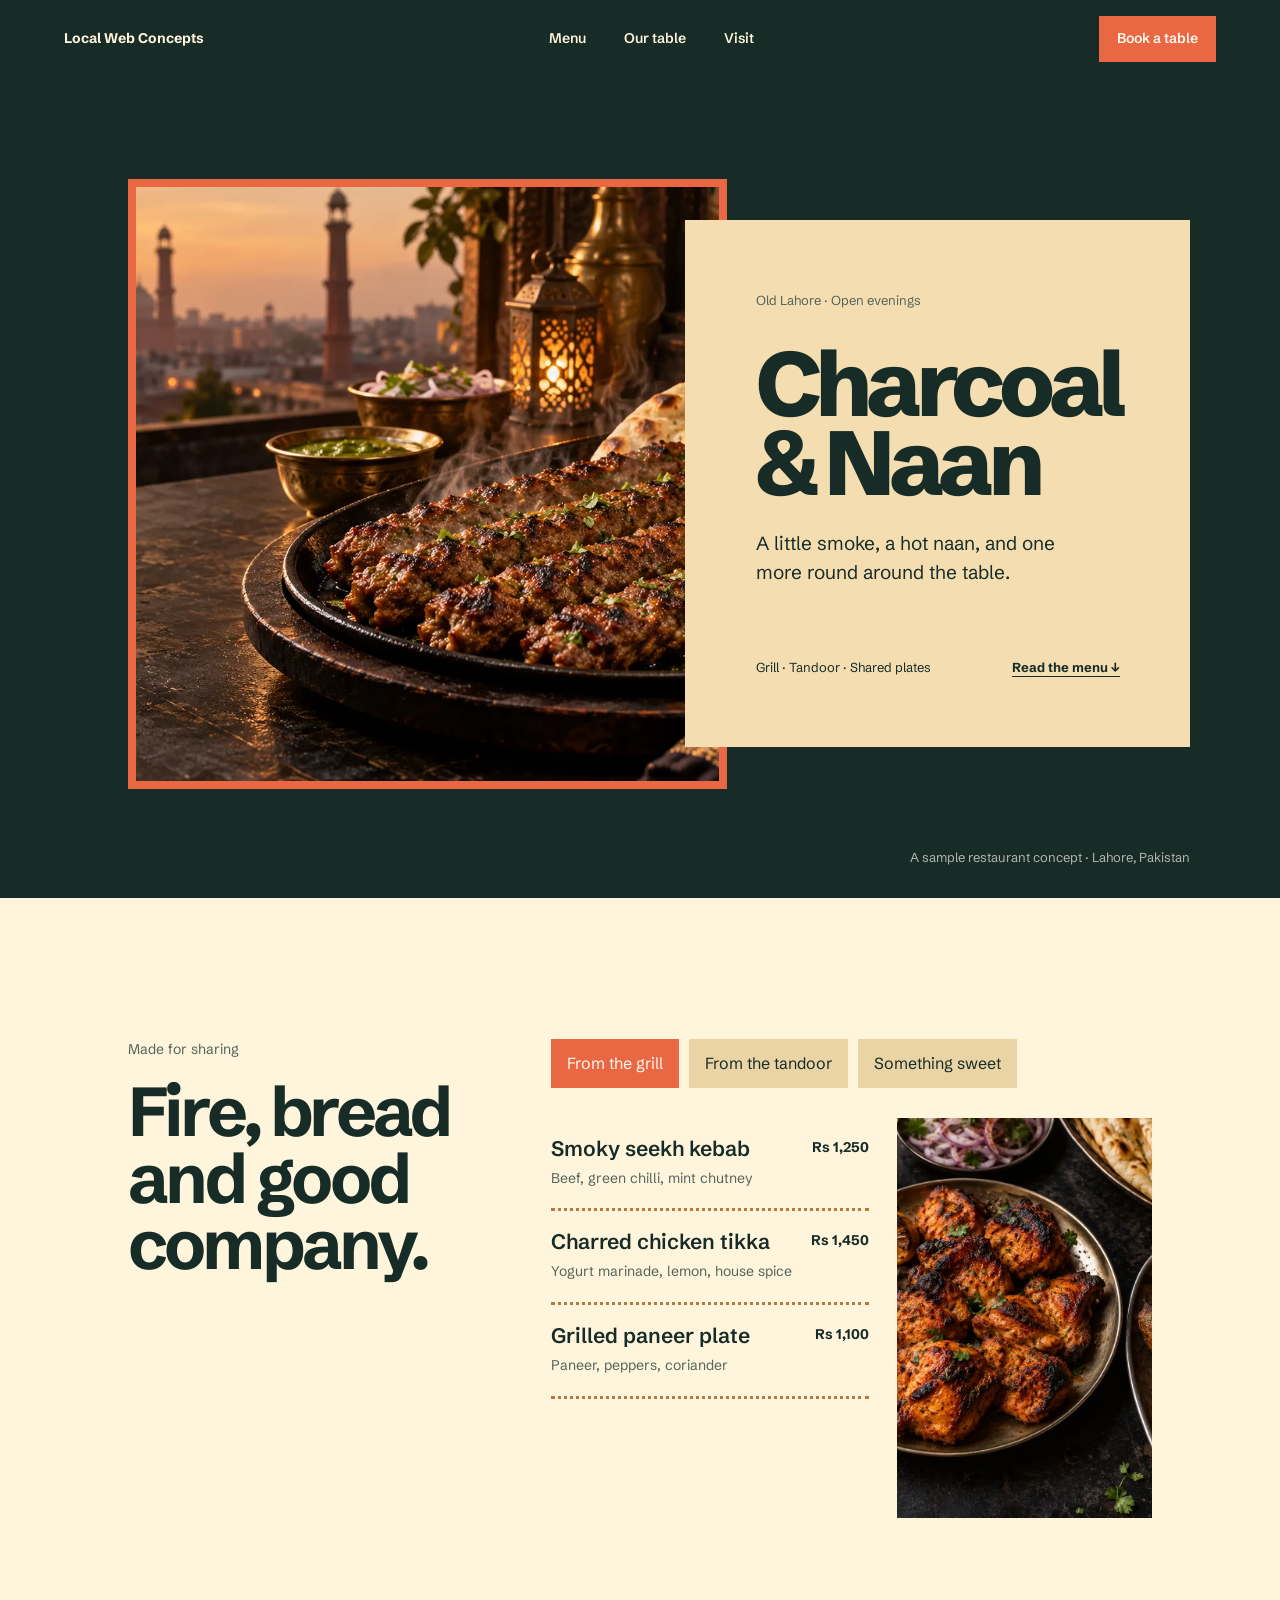
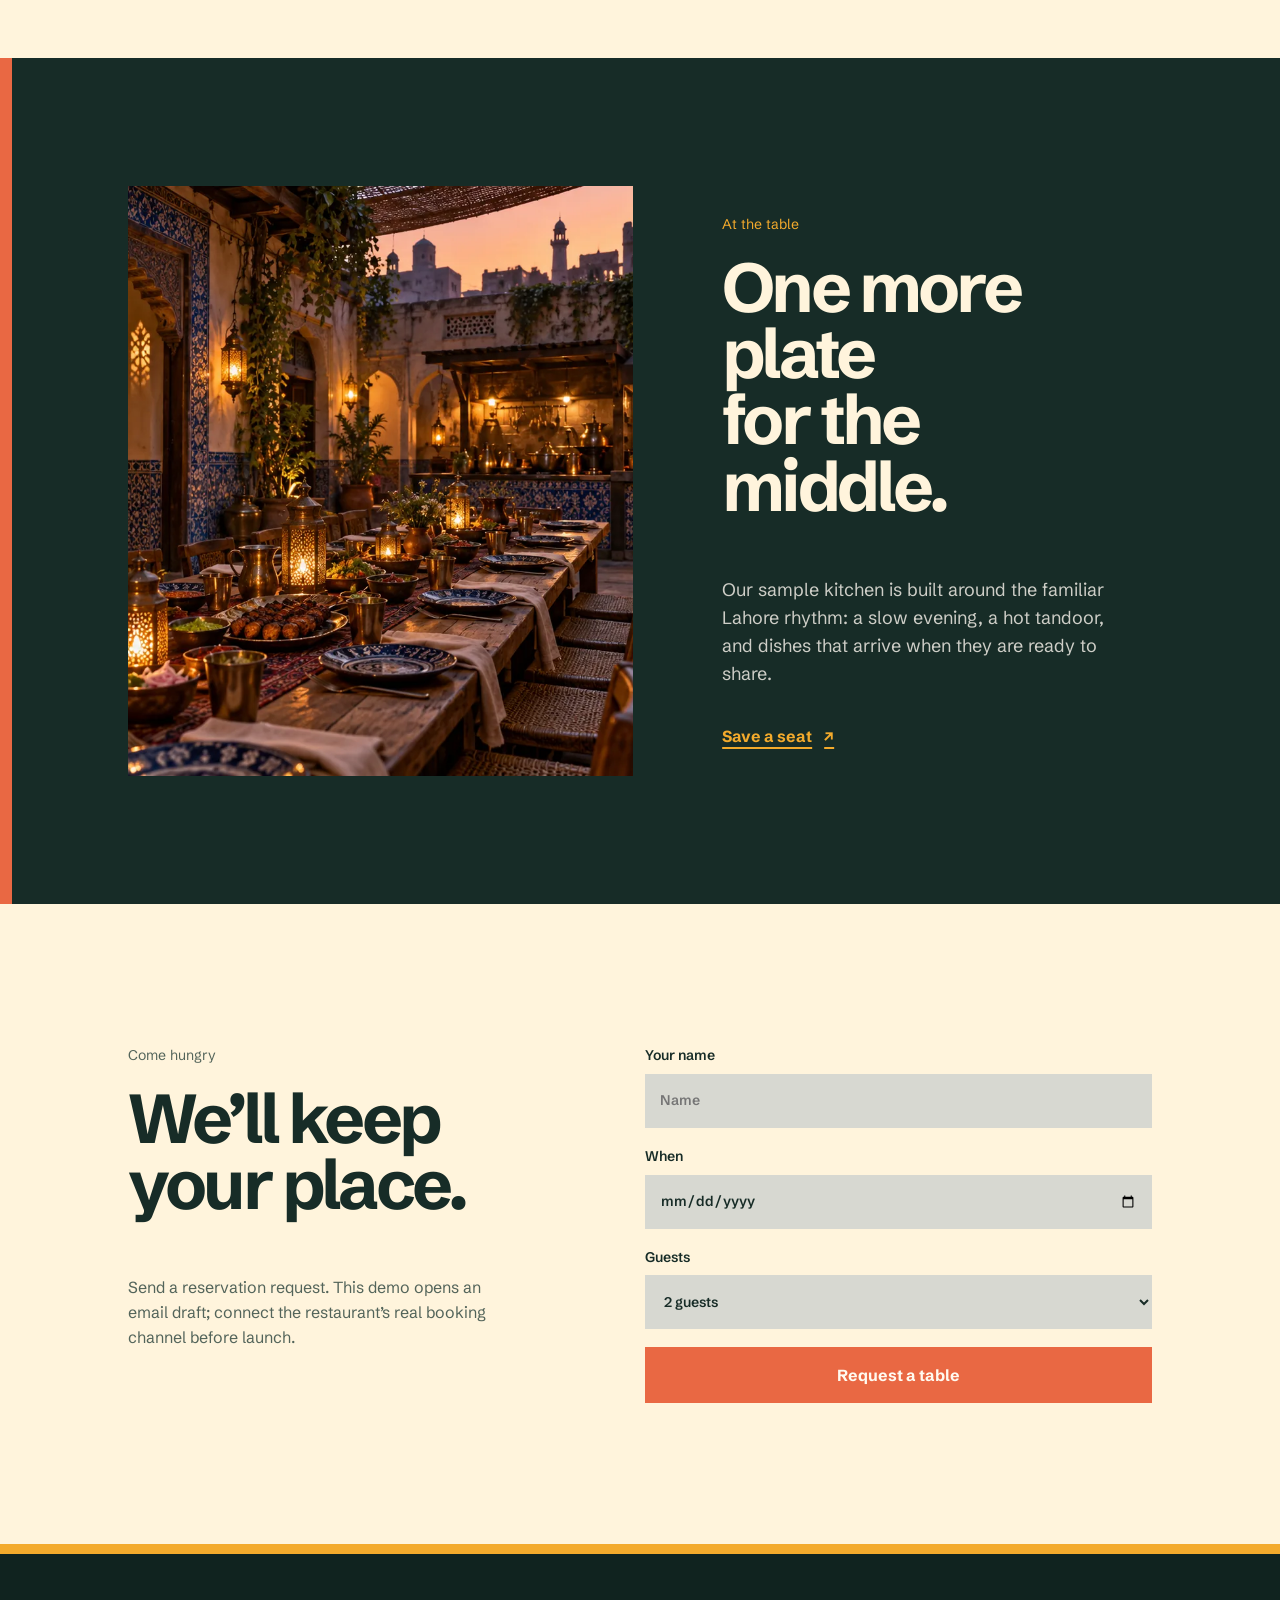
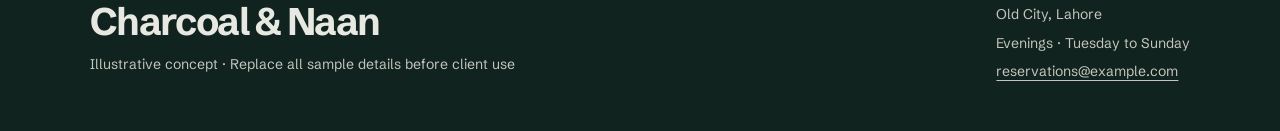
<file: restaurant.html>
<!doctype html>
<html lang="en">
<head>
  <meta charset="utf-8">
  <meta name="viewport" content="width=device-width, initial-scale=1">
  <meta name="description" content="Illustrative restaurant website prototype for a Lahore charcoal grill.">
  <title>Charcoal &amp; Naan — Lahore Restaurant Concept</title>
  <link rel="preconnect" href="https://fonts.googleapis.com">
  <link rel="preconnect" href="https://fonts.gstatic.com" crossorigin>
  <link href="https://fonts.googleapis.com/css2?family=Schibsted+Grotesk:wght@400;600;700;800&display=swap" rel="stylesheet">
  <link rel="stylesheet" href="styles.css">
</head>
<body class="restaurant-page">
  <header class="site-nav restaurant-nav">
    <a class="site-brand" href="index.html">Local Web Concepts</a>
    <nav aria-label="Main navigation"><a href="#menu">Menu</a><a href="#story">Our table</a><a href="#visit">Visit</a></nav>
    <a class="nav-action" href="#book">Book a table</a>
  </header>
  <main>
    <section class="restaurant-hero">
      <div class="restaurant-photo"><img src="assets/restaurant-demo.webp" alt="Charcoal kebabs and naan at a Lahore rooftop table"></div>
      <div class="menu-sheet">
        <p class="sheet-place">Old Lahore · Open evenings</p>
        <h1>Charcoal<br>&amp; Naan</h1>
        <p class="sheet-intro">A little smoke, a hot naan, and one more round around the table.</p>
        <div class="sheet-bottom"><span>Grill · Tandoor · Shared plates</span><a href="#menu">Read the menu ↓</a></div>
      </div>
      <p class="hero-caption">A sample restaurant concept · Lahore, Pakistan</p>
    </section>
    <section class="restaurant-menu section-pad" id="menu">
      <div class="section-heading">
        <p>Made for sharing</p>
        <h2>Fire, bread<br>and good company.</h2>
      </div>
      <div class="menu-content">
        <div class="menu-tabs" role="tablist" aria-label="Menu sections">
          <button class="menu-tab is-active" type="button" role="tab" aria-selected="true" aria-controls="menu-items" data-menu="grill">From the grill</button>
          <button class="menu-tab" type="button" role="tab" aria-selected="false" aria-controls="menu-items" data-menu="bread">From the tandoor</button>
          <button class="menu-tab" type="button" role="tab" aria-selected="false" aria-controls="menu-items" data-menu="sweet">Something sweet</button>
        </div>
        <div class="menu-results" aria-live="polite">
          <div class="menu-items" id="menu-items" role="tabpanel" tabindex="0">
            <article><div><h3>Smoky seekh kebab</h3><p>Beef, green chilli, mint chutney</p></div><strong>Rs 1,250</strong></article>
            <article><div><h3>Charred chicken tikka</h3><p>Yogurt marinade, lemon, house spice</p></div><strong>Rs 1,450</strong></article>
            <article><div><h3>Grilled paneer plate</h3><p>Paneer, peppers, coriander</p></div><strong>Rs 1,100</strong></article>
          </div>
          <img class="menu-photo" src="assets/restaurant-menu.webp" alt="Tikka, seekh kebab, naan and chutney on a dark table">
        </div>
      </div>
    </section>
    <section class="restaurant-story" id="story">
      <img src="assets/restaurant-courtyard.webp" alt="A courtyard table set for dinner beneath warm lanterns">
      <div class="story-copy"><p>At the table</p><h2>One more plate<br>for the middle.</h2><p>Our sample kitchen is built around the familiar Lahore rhythm: a slow evening, a hot tandoor, and dishes that arrive when they are ready to share.</p><a class="text-link" href="#book">Save a seat <span aria-hidden="true">↗</span></a></div>
    </section>
    <section class="restaurant-book section-pad" id="book">
      <div class="booking-intro"><p>Come hungry</p><h2>We’ll keep<br>your place.</h2><p>Send a reservation request. This demo opens an email draft; connect the restaurant’s real booking channel before launch.</p></div>
      <form class="prototype-form" data-mailto="reservations@example.com" data-subject="Table reservation request">
        <label>Your name<input name="name" autocomplete="name" required placeholder="Name"></label>
        <label>When<input name="date" type="date" required></label>
        <label>Guests<select name="guests"><option>2 guests</option><option>3 guests</option><option>4 guests</option><option>5+ guests</option></select></label>
        <button class="restaurant-button" type="submit">Request a table</button>
      </form>
    </section>
  </main>
  <footer class="site-footer restaurant-footer" id="visit"><div><a class="footer-brand" href="index.html">Charcoal &amp; Naan</a><p>Illustrative concept · Replace all sample details before client use</p></div><div><p>Old City, Lahore</p><p>Evenings · Tuesday to Sunday</p><a href="mailto:reservations@example.com">reservations@example.com</a></div></footer>
  <script src="demos.js"></script>
</body>
</html>
</file>
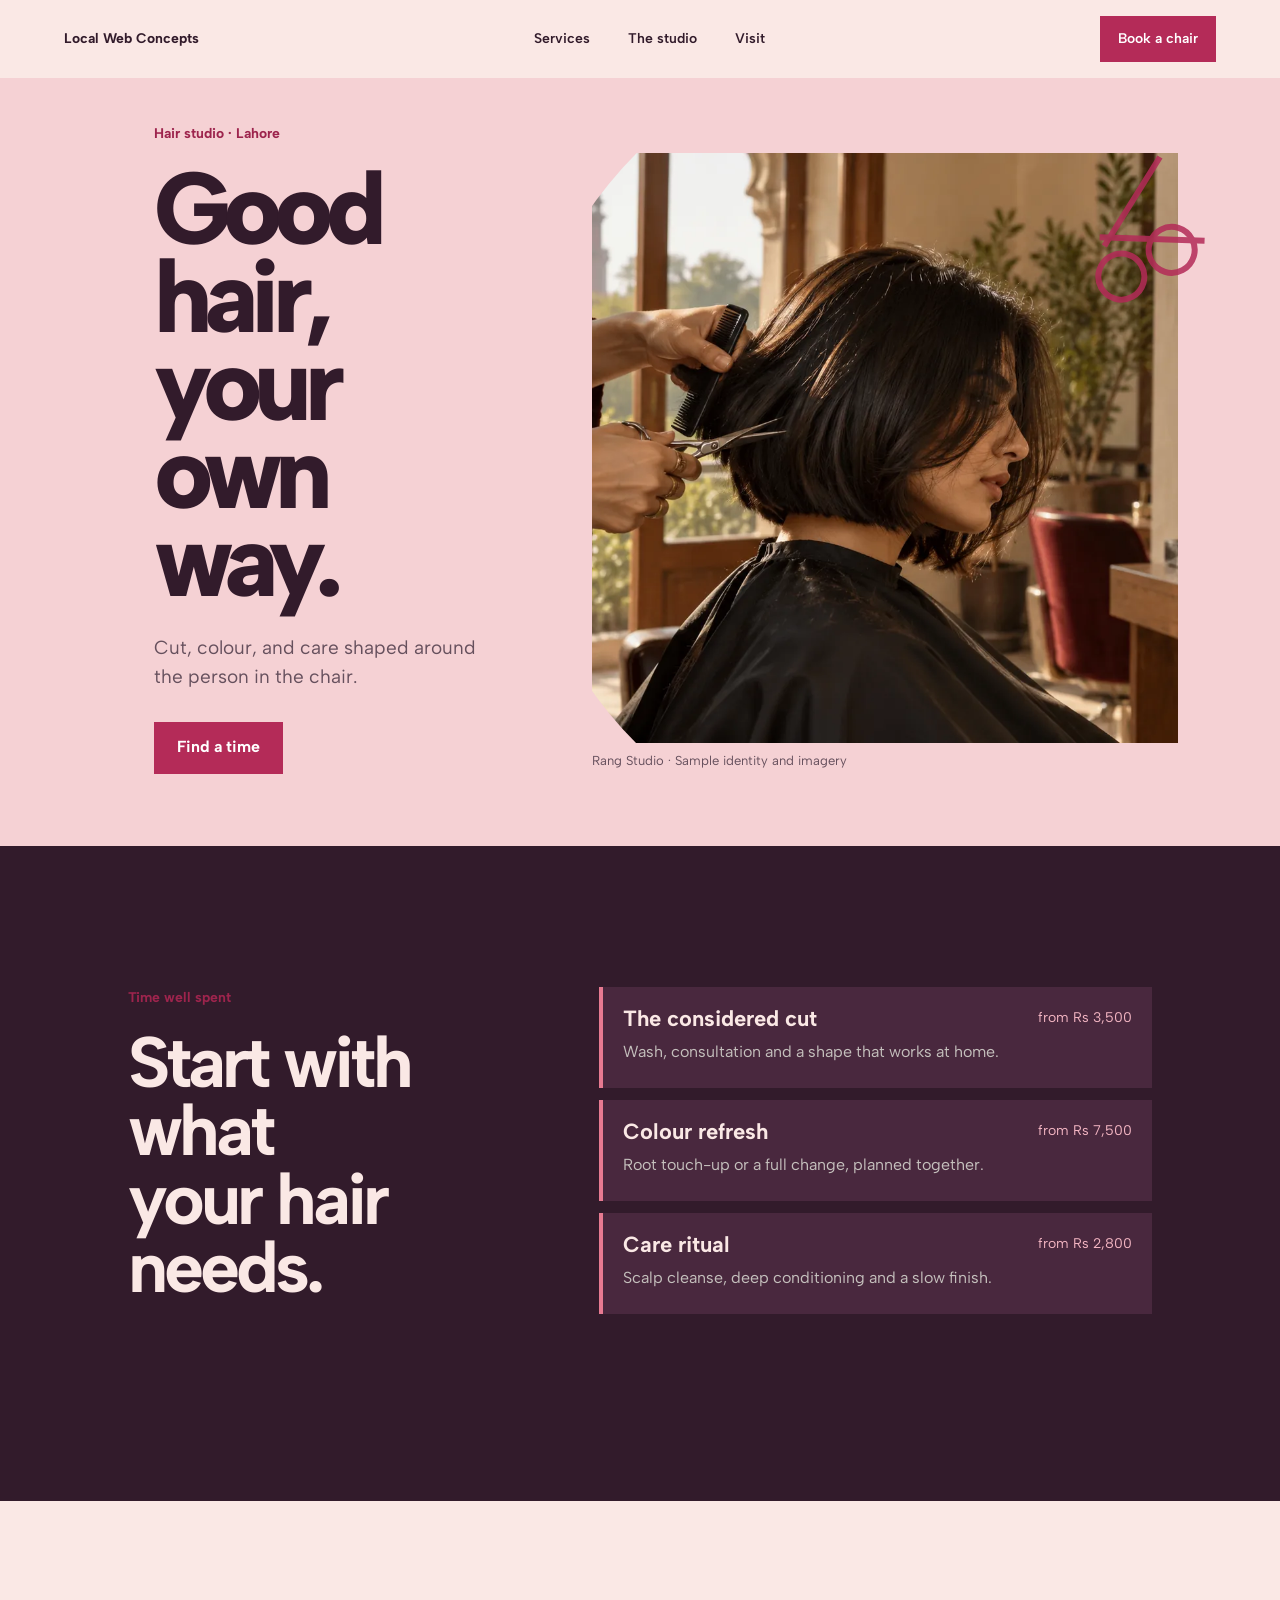
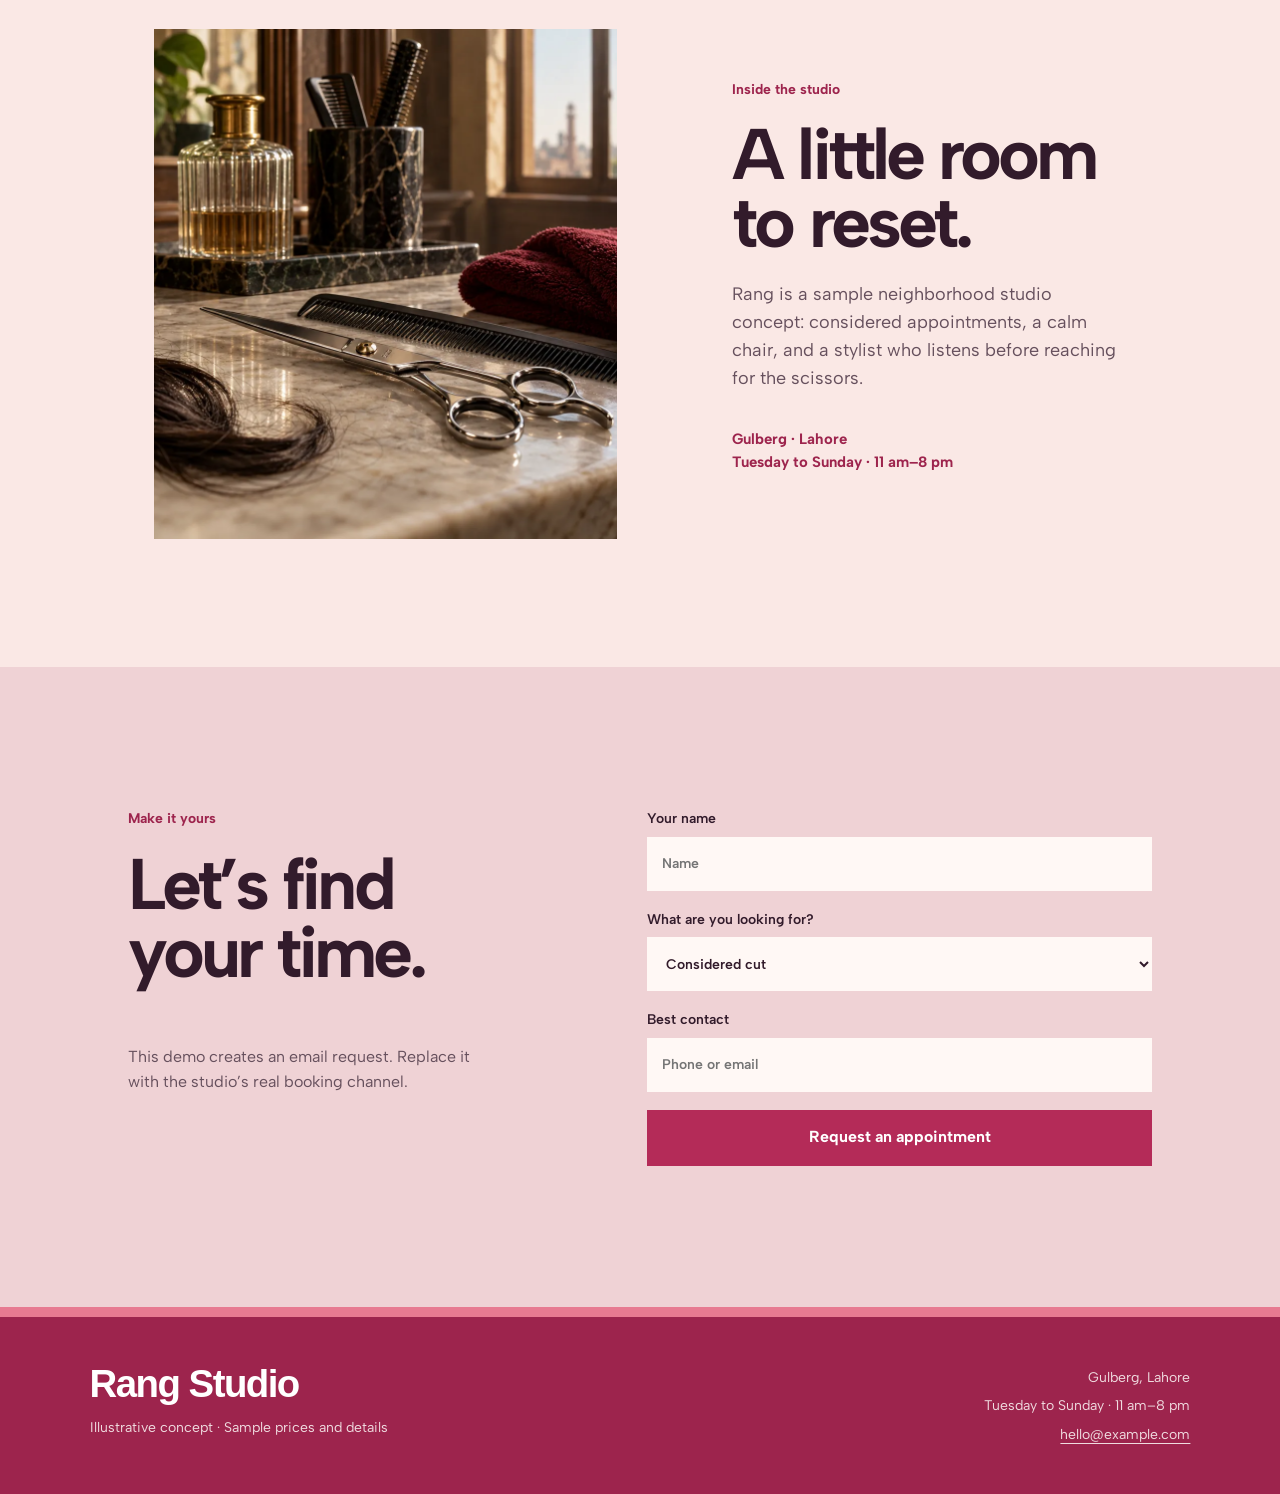
<file: salon.html>
<!doctype html>
<html lang="en">
<head>
  <meta charset="utf-8">
  <meta name="viewport" content="width=device-width, initial-scale=1">
  <meta name="description" content="Illustrative hair studio website prototype for Lahore.">
  <title>Rang Studio — Lahore Hair Studio Concept</title>
  <link rel="preconnect" href="https://fonts.googleapis.com">
  <link rel="preconnect" href="https://fonts.gstatic.com" crossorigin>
  <link href="https://fonts.googleapis.com/css2?family=Albert+Sans:wght@400;500;600;700;800&display=swap" rel="stylesheet">
  <link rel="stylesheet" href="styles.css">
</head>
<body class="salon-page">
  <header class="site-nav salon-nav">
    <a class="site-brand" href="index.html">Local Web Concepts</a>
    <nav aria-label="Main navigation"><a href="#services">Services</a><a href="#studio">The studio</a><a href="#visit">Visit</a></nav>
    <a class="nav-action" href="#book">Book a chair</a>
  </header>
  <main>
    <section class="salon-hero">
      <div class="salon-hero-copy"><p class="salon-location">Hair studio · Lahore</p><h1>Good hair,<br>your own way.</h1><p>Cut, colour, and care shaped around the person in the chair.</p><a class="salon-button" href="#book">Find a time</a></div>
      <figure class="salon-hero-image"><img src="assets/salon-demo.webp" alt="A stylist shaping a client's dark bob haircut"><figcaption>Rang Studio · Sample identity and imagery</figcaption></figure>
      <div class="scissor-mark" aria-hidden="true"><span></span><span></span><i></i><b></b></div>
    </section>
    <section class="salon-services section-pad" id="services">
      <div class="salon-heading"><p>Time well spent</p><h2>Start with what<br>your hair needs.</h2></div>
      <div class="service-list">
        <article><div><h3>The considered cut</h3><p>Wash, consultation and a shape that works at home.</p></div><span>from Rs 3,500</span></article>
        <article><div><h3>Colour refresh</h3><p>Root touch-up or a full change, planned together.</p></div><span>from Rs 7,500</span></article>
        <article><div><h3>Care ritual</h3><p>Scalp cleanse, deep conditioning and a slow finish.</p></div><span>from Rs 2,800</span></article>
      </div>
    </section>
    <section class="salon-studio" id="studio">
      <div class="studio-image"><img src="assets/salon-tools.webp" alt="Shears, comb and folded towel arranged on a salon counter"></div>
      <div class="studio-copy"><p>Inside the studio</p><h2>A little room<br>to reset.</h2><p>Rang is a sample neighborhood studio concept: considered appointments, a calm chair, and a stylist who listens before reaching for the scissors.</p><p class="studio-address">Gulberg · Lahore<br>Tuesday to Sunday · 11 am–8 pm</p></div>
    </section>
    <section class="salon-book section-pad" id="book">
      <div><p>Make it yours</p><h2>Let’s find<br>your time.</h2><p>This demo creates an email request. Replace it with the studio’s real booking channel.</p></div>
      <form class="prototype-form" data-mailto="hello@example.com" data-subject="Salon appointment request">
        <label>Your name<input name="name" autocomplete="name" required placeholder="Name"></label>
        <label>What are you looking for?<select name="service"><option>Considered cut</option><option>Colour refresh</option><option>Care ritual</option></select></label>
        <label>Best contact<input name="contact" required placeholder="Phone or email"></label>
        <button class="salon-button" type="submit">Request an appointment</button>
      </form>
    </section>
  </main>
  <footer class="site-footer salon-footer" id="visit"><div><a class="footer-brand" href="index.html">Rang Studio</a><p>Illustrative concept · Sample prices and details</p></div><div><p>Gulberg, Lahore</p><p>Tuesday to Sunday · 11 am–8 pm</p><a href="mailto:hello@example.com">hello@example.com</a></div></footer>
  <script src="demos.js"></script>
</body>
</html>
</file>
<file: home.css>
/* ==========================================================================
   Lahore Digital — homepage styles
   Hand-written CSS (no framework). Themes: dark (default) and light.
   ========================================================================== */

:root {
  --bg: #0c0d0f;
  --surface: #14161a;
  --surface-2: #1a1e24;
  --surface-3: #22272f;
  --border: rgba(255, 255, 255, 0.08);
  --border-strong: rgba(255, 255, 255, 0.18);
  --text: #f3f4f6;
  --text-2: #c9ccd2;
  --muted: #9ca3af;
  --faint: #6b7280;
  --brand: #10b981;
  --brand-hi: #34d399;
  --brand-ink: #04130d;
  --brand-soft: rgba(16, 185, 129, 0.12);
  --brand-line: rgba(16, 185, 129, 0.32);
  --amber: #f59e0b;
  --rose: #fb7185;
  --cyan: #22d3ee;
  --shadow: 0 24px 48px -20px rgba(0, 0, 0, 0.6);
  --header-bg: rgba(12, 13, 15, 0.82);
  --overlay: linear-gradient(180deg, rgba(8, 9, 11, 0.35), rgba(8, 9, 11, 0.86));
  --radius: 16px;
  --radius-sm: 10px;
  --font-display: "Syne", system-ui, sans-serif;
  --font-body: "Inter", system-ui, -apple-system, "Segoe UI", sans-serif;
  --font-mono: "JetBrains Mono", ui-monospace, "SFMono-Regular", Menlo, monospace;
  --wrap: 1200px;
  color-scheme: dark;
}

:root[data-theme="light"] {
  --bg: #f8f6f0;
  --surface: #efece4;
  --surface-2: #e7e3d9;
  --surface-3: #ddd8cc;
  --border: rgba(0, 0, 0, 0.09);
  --border-strong: rgba(0, 0, 0, 0.2);
  --text: #16171a;
  --text-2: #33353a;
  --muted: #5d5f66;
  --faint: #7c7e85;
  --brand: #047857;
  --brand-hi: #059669;
  --brand-ink: #ffffff;
  --brand-soft: rgba(4, 120, 87, 0.1);
  --brand-line: rgba(4, 120, 87, 0.3);
  --amber: #b45309;
  --rose: #be123c;
  --cyan: #0e7490;
  --shadow: 0 24px 48px -24px rgba(40, 30, 10, 0.28);
  --header-bg: rgba(248, 246, 240, 0.86);
  color-scheme: light;
}

*, *::before, *::after { box-sizing: border-box; }
html { scroll-behavior: smooth; -webkit-text-size-adjust: 100%; }
body {
  margin: 0;
  background: var(--bg);
  color: var(--text);
  font: 400 16px/1.6 var(--font-body);
  -webkit-font-smoothing: antialiased;
  overflow-x: hidden;
  transition: background-color .3s ease, color .3s ease;
}
img { max-width: 100%; display: block; }
a { color: inherit; text-decoration: none; }
button, input, select, textarea { font: inherit; color: inherit; }
button { cursor: pointer; }
::selection { background: var(--brand); color: var(--brand-ink); }
:focus-visible { outline: 2px solid var(--brand-hi); outline-offset: 3px; border-radius: 6px; }

.wrap { width: 100%; max-width: var(--wrap); margin: 0 auto; padding: 0 20px; }
.mono { font-family: var(--font-mono); }
.sr-only { position: absolute; width: 1px; height: 1px; padding: 0; margin: -1px; overflow: hidden; clip: rect(0,0,0,0); white-space: nowrap; border: 0; }
.skip-link { position: absolute; left: 16px; top: -60px; z-index: 100; padding: 10px 14px; border-radius: 8px; background: var(--brand); color: var(--brand-ink); font-weight: 600; }
.skip-link:focus { top: 12px; }

.eyebrow {
  display: inline-block;
  font: 600 12px/1.4 var(--font-mono);
  letter-spacing: .14em;
  text-transform: uppercase;
  color: var(--brand-hi);
}
.section { padding: 96px 0; border-bottom: 1px solid var(--border); }
.section--surface { background: var(--surface); }
.section-head { display: flex; flex-wrap: wrap; align-items: flex-end; justify-content: space-between; gap: 24px; margin-bottom: 56px; }
.section-head h2, .h2 {
  font: 800 clamp(30px, 4.6vw, 48px)/1.08 var(--font-display);
  letter-spacing: -.02em;
  margin: 8px 0 0;
  max-width: 16ch;
}
.section-head p { color: var(--muted); max-width: 40ch; margin: 0; font-size: 15px; }

.grid-bg {
  background-image:
    linear-gradient(to right, var(--border) 1px, transparent 1px),
    linear-gradient(to bottom, var(--border) 1px, transparent 1px);
  background-size: 40px 40px;
}

/* ---------- Buttons ---------- */
.btn {
  display: inline-flex; align-items: center; justify-content: center; gap: 8px;
  padding: 14px 22px; border-radius: 12px; border: 1px solid transparent;
  font: 600 13px/1 var(--font-mono); letter-spacing: .06em; text-transform: uppercase;
  transition: background-color .2s, border-color .2s, color .2s, transform .2s, box-shadow .2s;
  white-space: nowrap;
}
.btn:active { transform: translateY(1px); }
.btn--primary { background: var(--brand); color: var(--brand-ink); box-shadow: 0 10px 30px -10px rgba(16,185,129,.55); }
.btn--primary:hover { background: var(--brand-hi); }
.btn--ghost { background: var(--surface); border-color: var(--border); color: var(--text-2); }
.btn--ghost:hover { border-color: var(--border-strong); color: var(--text); }
.btn--light { background: var(--text); color: var(--bg); }
.btn--light:hover { opacity: .9; }
.btn--sm { padding: 10px 14px; font-size: 11px; border-radius: 9px; }
.btn--block { width: 100%; }
.text-link { font: 500 13px/1.4 var(--font-mono); color: var(--muted); transition: color .2s; }
.text-link:hover { color: var(--brand-hi); }

/* ---------- Header ---------- */
.site-header {
  position: sticky; top: 0; z-index: 50;
  background: var(--header-bg);
  -webkit-backdrop-filter: blur(12px); backdrop-filter: blur(12px);
  border-bottom: 1px solid var(--border);
}
.site-header .wrap { display: flex; align-items: center; justify-content: space-between; gap: 16px; height: 68px; }
.logo { display: flex; align-items: center; gap: 12px; }
.logo-mark {
  width: 34px; height: 34px; border-radius: 9px; display: grid; place-items: center;
  background: var(--brand-soft); border: 1px solid var(--brand-line); color: var(--brand-hi);
  font: 700 13px var(--font-mono); transition: transform .2s;
}
.logo:hover .logo-mark { transform: scale(1.06); }
.logo-text { display: flex; flex-direction: column; line-height: 1; }
.logo-text strong { font: 700 16px var(--font-display); letter-spacing: -.01em; }
.logo-text small { font: 600 10px var(--font-mono); letter-spacing: .16em; text-transform: uppercase; color: var(--brand-hi); margin-top: 4px; }
.nav { display: flex; align-items: center; gap: 30px; font-size: 14px; font-weight: 500; }
.nav a { color: var(--muted); transition: color .2s; }
.nav a:hover { color: var(--brand-hi); }
.header-actions { display: flex; align-items: center; gap: 10px; }
.icon-btn {
  width: 40px; height: 40px; border-radius: 10px; display: grid; place-items: center;
  background: transparent; border: 1px solid var(--border); color: var(--muted); transition: color .2s, border-color .2s;
}
.icon-btn:hover { color: var(--text); border-color: var(--border-strong); }
.icon-btn svg { width: 18px; height: 18px; }
.theme-toggle .icon-sun { display: none; }
:root[data-theme="light"] .theme-toggle .icon-sun { display: block; }
:root[data-theme="light"] .theme-toggle .icon-moon { display: none; }
.menu-toggle { display: none; }
.mobile-nav { display: none; }

@media (max-width: 860px) {
  .nav, .header-actions .btn { display: none; }
  .menu-toggle { display: grid; }
  .mobile-nav {
    display: block; position: absolute; left: 0; right: 0; top: 68px;
    background: var(--bg); border-bottom: 1px solid var(--border);
    padding: 8px 20px 20px; transform-origin: top; transition: opacity .2s, transform .2s;
  }
  .mobile-nav[hidden] { display: none; }
  .mobile-nav a { display: block; padding: 14px 0; border-bottom: 1px solid var(--border); font-weight: 500; }
  .mobile-nav .btn { margin-top: 16px; width: 100%; }
}

/* ---------- Hero ---------- */
.hero { position: relative; overflow: hidden; padding: 96px 0 72px; border-bottom: 1px solid var(--border); }
.hero-glow {
  position: absolute; top: -10%; left: 50%; transform: translateX(-50%);
  width: 640px; height: 640px; border-radius: 50%;
  background: radial-gradient(circle, rgba(16,185,129,.18), transparent 65%);
  pointer-events: none;
}
.hero .wrap { position: relative; }
.pill {
  display: inline-flex; align-items: center; gap: 10px; padding: 7px 14px; border-radius: 999px;
  background: var(--surface); border: 1px solid var(--border); font: 500 12px var(--font-mono); color: var(--text-2);
}
.dot { width: 8px; height: 8px; border-radius: 50%; background: var(--brand-hi); flex: none; animation: pulse 2s ease-in-out infinite; }
@keyframes pulse { 0%,100% { opacity: 1; transform: scale(1); } 50% { opacity: .4; transform: scale(.82); } }
.hero h1 {
  font: 800 clamp(38px, 7vw, 76px)/1.04 var(--font-display);
  letter-spacing: -.03em; margin: 26px 0 22px; max-width: 15ch;
}
.gradient-text {
  background: linear-gradient(90deg, var(--brand-hi), #5eead4 55%, #a7f3d0);
  -webkit-background-clip: text; background-clip: text; color: transparent;
}
:root[data-theme="light"] .gradient-text { background: linear-gradient(90deg, #047857, #0f766e 60%, #065f46); -webkit-background-clip: text; background-clip: text; }
.hero-lede { font-size: clamp(17px, 2vw, 20px); font-weight: 300; color: var(--muted); max-width: 58ch; margin: 0 0 36px; }
.hero-lede strong { color: var(--text-2); font-weight: 500; }
.hero-ctas { display: flex; flex-wrap: wrap; gap: 14px; margin-bottom: 56px; }
.spec-bar { display: grid; grid-template-columns: repeat(4, 1fr); gap: 14px; padding-top: 32px; border-top: 1px solid var(--border); }
.spec { padding: 16px; border-radius: 12px; background: var(--surface); border: 1px solid var(--border); }
.spec span { display: block; font: 500 11px/1.4 var(--font-mono); color: var(--muted); text-transform: uppercase; letter-spacing: .06em; }
.spec strong { display: block; margin-top: 6px; font: 700 14px/1.35 var(--font-mono); color: var(--brand-hi); }
@media (max-width: 860px) { .spec-bar { grid-template-columns: repeat(2, 1fr); } }
@media (max-width: 420px) { .spec-bar { grid-template-columns: 1fr; } .hero-ctas .btn { width: 100%; } }

/* ---------- Local workflow strip ---------- */
.local { padding: 64px 0; background: var(--surface); border-bottom: 1px solid var(--border); }
.local .wrap { display: grid; grid-template-columns: minmax(0, 360px) 1fr; gap: 48px; align-items: center; }
.local h2 { font: 700 26px/1.2 var(--font-display); margin: 6px 0 10px; letter-spacing: -.01em; }
.local p { color: var(--muted); font-size: 14px; margin: 0; }
.feature-grid { display: grid; grid-template-columns: repeat(3, 1fr); gap: 16px; }
.feature { padding: 20px; border-radius: 14px; border: 1px solid var(--border); background: var(--bg); }
.feature-icon { width: 36px; height: 36px; border-radius: 10px; display: grid; place-items: center; background: var(--brand-soft); color: var(--brand-hi); margin-bottom: 14px; }
.feature-icon svg { width: 18px; height: 18px; }
.feature h3 { font-size: 15px; font-weight: 600; margin: 0 0 6px; }
.feature p { font-size: 13px; }
@media (max-width: 960px) { .local .wrap { grid-template-columns: 1fr; gap: 28px; } }
@media (max-width: 640px) { .feature-grid { grid-template-columns: 1fr; } }

/* ---------- Concepts ---------- */
.concepts { display: grid; gap: 56px; }
.concept {
  --accent: var(--amber);
  display: grid; grid-template-columns: 7fr 5fr;
  border: 1px solid var(--border); border-radius: var(--radius); background: var(--surface); overflow: hidden;
  transition: transform .4s cubic-bezier(.16,1,.3,1), border-color .3s, box-shadow .4s;
}
.concept:hover { transform: translateY(-4px); border-color: var(--border-strong); box-shadow: var(--shadow); }
.concept--salon { --accent: var(--rose); }
.concept--auto { --accent: var(--cyan); }
/* Mock cards sit on photos, so they keep bright accents in both themes */
.concept { --mock-accent: #fbbf24; }
.concept--salon { --mock-accent: #fda4af; }
.concept--auto { --mock-accent: #67e8f9; }
.concept-visual { display: flex; flex-direction: column; border-right: 1px solid var(--border); min-width: 0; }
.browser-bar {
  display: flex; align-items: center; justify-content: space-between; gap: 12px;
  padding: 11px 16px; border-bottom: 1px solid var(--border); background: var(--surface-2);
  font: 500 11px var(--font-mono); color: var(--faint);
}
.traffic { display: flex; gap: 6px; flex: none; }
.traffic i { width: 11px; height: 11px; border-radius: 50%; background: #ef4444cc; }
.traffic i:nth-child(2) { background: #eab308cc; }
.traffic i:nth-child(3) { background: #22c55ecc; }
.url { display: flex; align-items: center; gap: 6px; padding: 4px 12px; border-radius: 6px; background: var(--surface-3); color: var(--muted); min-width: 0; overflow: hidden; text-overflow: ellipsis; white-space: nowrap; }
.url svg { width: 11px; height: 11px; flex: none; color: var(--brand-hi); }
.browser-bar .meta { white-space: nowrap; }
.stage { position: relative; aspect-ratio: 16 / 10; display: grid; place-items: center; padding: 28px; overflow: hidden; background: #0b0c0e; }
.stage img { position: absolute; inset: 0; width: 100%; height: 100%; object-fit: cover; transition: transform .6s cubic-bezier(.16,1,.3,1); }
.stage::after { content: ""; position: absolute; inset: 0; background: var(--overlay); }
.concept:hover .stage img { transform: scale(1.04); }
.mock {
  position: relative; z-index: 1; width: 100%; max-width: 420px; padding: 22px; border-radius: 18px;
  background: rgba(17, 19, 23, 0.9); border: 1px solid rgba(255,255,255,.1);
  -webkit-backdrop-filter: blur(10px); backdrop-filter: blur(10px);
  color: #f3f4f6; box-shadow: 0 30px 60px -20px rgba(0,0,0,.7);
}
.mock-head { display: flex; align-items: center; justify-content: space-between; padding-bottom: 12px; border-bottom: 1px solid rgba(255,255,255,.08); }
.mock-head b { font: 700 14px var(--font-display); letter-spacing: .06em; color: var(--mock-accent); }
.mock-chip { font: 500 10px var(--font-mono); padding: 3px 8px; border-radius: 5px; background: rgba(255,255,255,.08); color: #d1d5db; }
.mock-row { display: flex; justify-content: space-between; gap: 12px; margin-top: 14px; font-size: 13px; font-weight: 500; }
.mock-row span:last-child { font-family: var(--font-mono); color: var(--mock-accent); white-space: nowrap; }
.mock p { font-size: 12px; color: #9ca3af; margin: 6px 0 12px; }
.mock-tags { display: flex; flex-wrap: wrap; gap: 6px; margin-bottom: 14px; }
.mock-tags span { font: 500 10px var(--font-mono); padding: 3px 8px; border-radius: 5px; background: #23272e; color: #cbd5e1; }
.mock-cta {
  width: 100%; padding: 10px; border-radius: 9px; border: 0; background: var(--mock-accent); color: #0b0c0e;
  font: 600 12px var(--font-mono); transition: filter .2s;
}
.mock-cta:hover { filter: brightness(1.1); }
.concept-body { padding: 40px; display: flex; flex-direction: column; justify-content: space-between; gap: 28px; }
.tags { display: flex; flex-wrap: wrap; gap: 8px; margin-bottom: 16px; }
.tag { font: 500 12px var(--font-mono); padding: 4px 10px; border-radius: 6px; background: var(--surface-3); color: var(--text-2); }
.tag--accent { color: var(--accent); background: color-mix(in srgb, var(--accent) 12%, transparent); border: 1px solid color-mix(in srgb, var(--accent) 28%, transparent); }
.concept h3 { font: 700 clamp(24px, 2.6vw, 30px)/1.15 var(--font-display); letter-spacing: -.02em; margin: 0 0 12px; }
.concept-body > div > p { color: var(--muted); font-size: 14px; margin: 0 0 22px; }
.checks { list-style: none; margin: 0; padding: 0; display: grid; gap: 12px; }
.checks li { display: grid; grid-template-columns: 20px 1fr; gap: 12px; font-size: 13px; color: var(--muted); }
.checks li::before {
  content: "✓"; width: 20px; height: 20px; border-radius: 50%; display: grid; place-items: center;
  background: var(--brand-soft); color: var(--brand-hi); font-size: 11px; margin-top: 1px;
}
.checks strong { color: var(--text); font-weight: 600; }
.concept-actions { display: flex; flex-wrap: wrap; align-items: center; gap: 16px; padding-top: 22px; border-top: 1px solid var(--border); }
@media (max-width: 960px) {
  .concept { grid-template-columns: 1fr; }
  .concept-visual { border-right: 0; border-bottom: 1px solid var(--border); }
  .concept-body { padding: 28px 22px; }
}
@media (max-width: 520px) {
  .stage { aspect-ratio: auto; padding: 40px 16px; }
  .browser-bar .meta { display: none; }
}

/* ---------- Process ---------- */
.steps { display: grid; grid-template-columns: repeat(3, 1fr); gap: 20px; counter-reset: step; }
.step { position: relative; padding: 28px; border-radius: var(--radius); border: 1px solid var(--border); background: var(--bg); }
.step-num { font: 700 12px var(--font-mono); color: var(--brand-hi); margin-bottom: 18px; display: flex; align-items: center; gap: 10px; }
.step-num::after { content: ""; flex: 1; height: 1px; background: var(--border); }
.step h3 { font: 700 20px/1.25 var(--font-display); margin: 0 0 10px; }
.step p { margin: 0; font-size: 14px; color: var(--muted); }
.step .when { display: inline-block; margin-top: 16px; font: 500 11px var(--font-mono); color: var(--faint); }
@media (max-width: 860px) { .steps { grid-template-columns: 1fr; } }

/* ---------- Services ---------- */
.cards { display: grid; grid-template-columns: repeat(3, 1fr); gap: 20px; }
.card { display: flex; flex-direction: column; justify-content: space-between; padding: 32px; border-radius: var(--radius); background: var(--surface); border: 1px solid var(--border); transition: border-color .2s; }
.card:hover { border-color: var(--brand-line); }
.card-num { width: 42px; height: 42px; border-radius: 12px; display: grid; place-items: center; background: var(--brand-soft); color: var(--brand-hi); font: 700 14px var(--font-mono); margin-bottom: 24px; }
.card h3 { font: 700 21px/1.25 var(--font-display); margin: 0 0 12px; }
.card p { color: var(--muted); font-size: 14px; margin: 0 0 24px; }
.card ul { list-style: none; margin: 0; padding: 18px 0 0; border-top: 1px solid var(--border); display: grid; gap: 9px; font: 400 12px var(--font-mono); color: var(--muted); }
.card li::before { content: "+ "; color: var(--brand-hi); }
@media (max-width: 960px) { .cards { grid-template-columns: 1fr; } }

/* ---------- FAQ ---------- */
.faq { display: grid; grid-template-columns: minmax(0, 360px) 1fr; gap: 56px; }
.faq-list { display: grid; gap: 12px; }
.faq details { border: 1px solid var(--border); border-radius: 14px; background: var(--bg); transition: border-color .2s; }
.faq details[open] { border-color: var(--brand-line); }
.faq summary { list-style: none; cursor: pointer; padding: 20px 22px; display: flex; justify-content: space-between; align-items: center; gap: 16px; font-weight: 600; font-size: 15px; }
.faq summary::-webkit-details-marker { display: none; }
.faq summary::after { content: "+"; font: 400 22px/1 var(--font-mono); color: var(--brand-hi); transition: transform .2s; flex: none; }
.faq details[open] summary::after { transform: rotate(45deg); }
.faq details p { margin: 0; padding: 0 22px 20px; color: var(--muted); font-size: 14px; }
@media (max-width: 860px) { .faq { grid-template-columns: 1fr; gap: 28px; } }

/* ---------- Contact ---------- */
.contact { padding: 104px 0; position: relative; }
.contact .wrap { display: grid; grid-template-columns: 5fr 7fr; gap: 56px; align-items: start; }
.contact-intro > p { color: var(--muted); font-size: 15px; margin: 18px 0 28px; }
.info { display: flex; align-items: center; gap: 16px; padding: 16px; border-radius: 14px; border: 1px solid var(--border); background: var(--surface); margin-bottom: 12px; }
.info-icon { width: 40px; height: 40px; border-radius: 10px; display: grid; place-items: center; background: var(--brand-soft); color: var(--brand-hi); flex: none; }
.info-icon svg { width: 18px; height: 18px; }
.info span { display: block; font: 500 11px var(--font-mono); text-transform: uppercase; letter-spacing: .06em; color: var(--muted); }
.info strong { font-size: 14px; }
.contact-intro .btn { margin-top: 12px; width: 100%; padding: 17px; }
.panel { padding: 40px; border-radius: 20px; background: var(--surface); border: 1px solid var(--border); box-shadow: var(--shadow); }
.panel h3 { font: 700 22px var(--font-display); margin: 0 0 6px; }
.panel > p { margin: 0 0 26px; color: var(--muted); font-size: 13px; }
.form { display: grid; gap: 16px; }
.form-row { display: grid; grid-template-columns: 1fr 1fr; gap: 16px; }
.field label { display: block; font: 500 12px var(--font-mono); color: var(--muted); margin-bottom: 7px; }
.field input, .field select, .field textarea {
  width: 100%; padding: 13px 15px; border-radius: 10px; border: 1px solid var(--border);
  background: var(--bg); color: var(--text); font-size: 15px; transition: border-color .2s, box-shadow .2s;
}
.field textarea { resize: vertical; min-height: 90px; }
.field input::placeholder, .field textarea::placeholder { color: var(--faint); }
.field input:focus, .field select:focus, .field textarea:focus { outline: none; border-color: var(--brand); box-shadow: 0 0 0 3px var(--brand-soft); }
.field.invalid input { border-color: #ef4444; }
.field .hint { display: block; margin-top: 6px; font-size: 12px; color: var(--faint); }
.field.invalid .hint { color: #f87171; }
.form-status { margin: 0; padding: 14px; border-radius: 10px; font: 500 12px/1.5 var(--font-mono); text-align: center; background: var(--brand-soft); border: 1px solid var(--brand-line); color: var(--brand-hi); }
.form-status a { text-decoration: underline; }
.form-note { margin: 0; font-size: 12px; color: var(--faint); text-align: center; }
@media (max-width: 960px) { .contact .wrap { grid-template-columns: 1fr; } }
@media (max-width: 560px) { .form-row { grid-template-columns: 1fr; } .panel { padding: 26px 20px; } }

/* ---------- Footer ---------- */
.site-footer { border-top: 1px solid var(--border); background: var(--surface); padding: 48px 0; }
.footer-top { display: flex; flex-wrap: wrap; align-items: center; justify-content: space-between; gap: 24px; padding-bottom: 32px; border-bottom: 1px solid var(--border); }
.clock { display: inline-flex; align-items: center; gap: 10px; padding: 7px 14px; border-radius: 999px; border: 1px solid var(--border); background: var(--bg); font: 500 12px var(--font-mono); color: var(--muted); }
.clock strong { color: var(--text); }
.footer-links { display: flex; gap: 24px; font: 500 12px var(--font-mono); color: var(--muted); }
.footer-links a:hover { color: var(--text); }
.footer-bottom { display: flex; flex-wrap: wrap; justify-content: space-between; gap: 12px; padding-top: 28px; font: 400 12px var(--font-mono); color: var(--faint); }

/* ---------- Demo dialog ---------- */
.demo-dialog {
  width: min(680px, calc(100vw - 24px)); max-height: min(88vh, 860px); padding: 0;
  border: 1px solid var(--border-strong); border-radius: 20px; background: var(--surface); color: var(--text);
  box-shadow: 0 40px 80px -20px rgba(0,0,0,.6); overflow: hidden;
}
.demo-dialog[open] { display: flex; flex-direction: column; animation: pop .28s cubic-bezier(.16,1,.3,1); }
.demo-dialog::backdrop { background: rgba(0,0,0,.72); -webkit-backdrop-filter: blur(6px); backdrop-filter: blur(6px); }
@keyframes pop { from { opacity: 0; transform: translateY(12px) scale(.98); } to { opacity: 1; transform: none; } }
.dialog-head { display: flex; align-items: flex-start; justify-content: space-between; gap: 16px; padding: 20px 24px; border-bottom: 1px solid var(--border); }
.dialog-head span { font: 600 11px var(--font-mono); text-transform: uppercase; letter-spacing: .1em; color: var(--accent, var(--brand-hi)); }
.dialog-head h2 { font: 700 20px/1.25 var(--font-display); margin: 4px 0 0; }
.dialog-body { padding: 22px 24px; overflow-y: auto; display: grid; gap: 20px; }
.dialog-foot { display: flex; flex-wrap: wrap; align-items: center; justify-content: space-between; gap: 12px; padding: 16px 24px; border-top: 1px solid var(--border); background: var(--bg); }
.dialog-foot small { font: 400 11px var(--font-mono); color: var(--faint); max-width: 34ch; }
.dialog-foot .actions { display: flex; gap: 10px; flex-wrap: wrap; }

.demo-label { display: block; font: 600 11px var(--font-mono); text-transform: uppercase; letter-spacing: .08em; color: var(--muted); margin-bottom: 10px; }
.menu-list { display: grid; gap: 8px; }
.menu-item { display: grid; grid-template-columns: 1fr auto; gap: 12px; align-items: center; padding: 12px 14px; border-radius: 12px; border: 1px solid var(--border); background: var(--bg); transition: border-color .2s; }
.menu-item.has-qty { border-color: color-mix(in srgb, var(--accent) 50%, transparent); }
.menu-item b { display: block; font-size: 14px; font-weight: 600; }
.menu-item small { display: block; font-size: 12px; color: var(--muted); }
.menu-item em { font: normal 500 12px var(--font-mono); color: var(--accent); }
.stepper { display: inline-flex; align-items: center; border: 1px solid var(--border); border-radius: 9px; overflow: hidden; }
.stepper button { width: 34px; height: 34px; border: 0; background: var(--surface-2); color: var(--text); font: 600 16px var(--font-mono); }
.stepper button:hover { background: var(--surface-3); }
.stepper output { min-width: 32px; text-align: center; font: 600 13px var(--font-mono); }
.chips { display: flex; flex-wrap: wrap; gap: 8px; }
.chip { position: relative; }
.chip input { position: absolute; opacity: 0; inset: 0; cursor: pointer; margin: 0; }
.chip span {
  display: inline-flex; flex-direction: column; gap: 2px; padding: 9px 13px; border-radius: 10px;
  border: 1px solid var(--border); background: var(--bg); font-size: 13px; font-weight: 500; transition: all .15s;
}
.chip span small { font: 400 11px var(--font-mono); color: var(--muted); }
.chip input:checked + span { border-color: var(--accent); background: color-mix(in srgb, var(--accent) 14%, var(--bg)); }
.chip input:focus-visible + span { outline: 2px solid var(--accent); outline-offset: 2px; }
.chip input:disabled + span { opacity: .35; text-decoration: line-through; cursor: not-allowed; }
.demo-fields { display: grid; grid-template-columns: 1fr 1fr; gap: 12px; }
.demo-fields .field input, .demo-fields .field select { padding: 11px 13px; font-size: 14px; }
.total-bar { display: flex; justify-content: space-between; align-items: center; padding: 14px 16px; border-radius: 12px; background: var(--bg); border: 1px solid var(--border); font: 600 14px var(--font-mono); }
.total-bar strong { color: var(--accent); font-size: 16px; }
.preview { border-radius: 14px; overflow: hidden; border: 1px solid var(--border); }
.preview-head { display: flex; align-items: center; gap: 10px; padding: 10px 14px; background: #075e54; color: #fff; font-size: 13px; font-weight: 600; }
.preview-head i { width: 26px; height: 26px; border-radius: 50%; background: rgba(255,255,255,.2); display: grid; place-items: center; font-style: normal; font-size: 12px; }
.preview-body { padding: 16px; background: #e5ddd5; }
:root:not([data-theme="light"]) .preview-body { background: #0b141a; }
.bubble { max-width: 92%; margin-left: auto; padding: 10px 12px; border-radius: 10px 0 10px 10px; background: #d9fdd3; color: #111b21; font-size: 13px; line-height: 1.5; white-space: pre-wrap; word-break: break-word; }
:root:not([data-theme="light"]) .bubble { background: #005c4b; color: #e9edef; }
.bubble.empty { opacity: .6; font-style: italic; }
.note { font-size: 12px; color: var(--muted); margin: 0; }
.wa-btn { background: #25d366; color: #052e16; }
.wa-btn:hover { background: #3ee07a; }
.wa-btn[aria-disabled="true"] { opacity: .45; pointer-events: none; }
@media (max-width: 560px) {
  .demo-fields { grid-template-columns: 1fr; }
  .dialog-head, .dialog-body, .dialog-foot { padding-left: 18px; padding-right: 18px; }
  .dialog-foot .actions, .dialog-foot .actions .btn { width: 100%; }
}

/* ---------- Reveal on scroll ---------- */
.reveal { opacity: 0; transform: translateY(18px); transition: opacity .7s ease, transform .7s cubic-bezier(.16,1,.3,1); }
.reveal.is-visible { opacity: 1; transform: none; }

@media (prefers-reduced-motion: reduce) {
  html { scroll-behavior: auto; }
  *, *::before, *::after { animation: none !important; transition: none !important; }
  .reveal { opacity: 1; transform: none; }
}
</file>
<file: styles.css>
:root {
  color-scheme: light;
  --portfolio-ink: #171b17;
  --portfolio-ground: #e5e7e2;
  --display: "Schibsted Grotesk", "DM Sans", sans-serif;
  --body: "DM Sans", sans-serif;
}

* { box-sizing: border-box; }
html { scroll-behavior: smooth; }
body { margin: 0; font-family: var(--body); font-size: 16px; line-height: 1.55; }
img { display: block; width: 100%; height: 100%; object-fit: cover; }
a { color: inherit; }
button, input, select, textarea { font: inherit; }
button, a { -webkit-tap-highlight-color: transparent; }
a:focus-visible, button:focus-visible, input:focus-visible, select:focus-visible, textarea:focus-visible { outline: 3px solid currentColor; outline-offset: 4px; }
h1, h2, h3, p, figure { margin-top: 0; }
h1, h2, h3 { line-height: .98; }
::selection { background: #bfb21a; color: #181715; }

/* Portfolio */
.portfolio-page { background: var(--portfolio-ground); color: var(--portfolio-ink); }
.portfolio-nav, .portfolio-footer { display: flex; justify-content: space-between; align-items: center; padding: 24px 5vw; font-size: 14px; }
.portfolio-nav { font-weight: 600; }
.portfolio-nav span, .portfolio-footer span:last-child { color: #5a6259; }
.wordmark { text-decoration: none; }
.portfolio-intro { min-height: 52vh; padding: 8vh 10vw 7vh 15vw; display: grid; grid-template-columns: minmax(0, 1.2fr) minmax(240px, .55fr); align-items: end; gap: 7vw; }
.portfolio-copy h1 { font: 800 clamp(3.5rem, 7.3vw, 7.2rem)/.92 var(--display); letter-spacing: -.055em; margin-bottom: 24px; }
.portfolio-copy > p { max-width: 470px; font-size: clamp(18px, 1.45vw, 22px); }
.portfolio-note { max-width: 290px; color: #4a5249; margin-bottom: 8px; }
.demo-list { padding: 0 8vw 6vw; }
.demo-row { display: grid; grid-template-columns: 48px minmax(180px, .9fr) minmax(260px, .85fr) minmax(150px, .5fr); align-items: center; gap: 26px; padding: 26px 0; text-decoration: none; color: var(--portfolio-ink); transition: padding .25s ease, background-color .25s ease; }
.demo-row:hover { padding-left: 18px; padding-right: 18px; }
.demo-row img { height: clamp(140px, 18vw, 230px); }
.demo-number { font-size: 15px; color: #596157; }
.demo-title h2 { font: 700 clamp(26px, 3vw, 42px)/1 var(--display); letter-spacing: -.04em; margin-bottom: 12px; }
.demo-title p { margin: 0; color: #596157; }
.demo-open { justify-self: end; font-weight: 600; }
.demo-open span { display: inline-block; margin-left: 6px; transition: transform .2s ease; }
.demo-row:hover .demo-open span { transform: translate(3px, -3px); }
.portfolio-footer { border-top: 14px solid #aeb6a9; padding-top: 28px; padding-bottom: 38px; }

/* Shared demo shell */
.site-nav { min-height: 78px; padding: 16px 5vw; display: flex; align-items: center; justify-content: space-between; gap: 24px; position: relative; z-index: 2; }
.site-brand { text-decoration: none; font-weight: 700; font-size: 14px; }
.site-nav nav { display: flex; gap: clamp(18px, 3vw, 42px); }
.site-nav nav a, .nav-action { text-decoration: none; font-size: 14px; font-weight: 600; }
.site-nav a { transition: opacity .2s ease; }
.site-nav a:hover { opacity: .68; }
.nav-action { padding: 12px 18px; }
.site-footer { padding: 48px 7vw; display: flex; justify-content: space-between; align-items: end; gap: 32px; font-size: 14px; }
.site-footer p { margin-bottom: 7px; }
.site-footer a:not(.footer-brand) { text-underline-offset: 4px; }
.footer-brand { display: inline-block; margin-bottom: 14px; font: 700 clamp(27px, 3vw, 40px)/1 var(--display); text-decoration: none; letter-spacing: -.04em; }
.section-pad { padding: clamp(74px, 11vw, 150px) 10vw; }
.text-link { display: inline-flex; gap: 12px; align-items: center; font-weight: 700; text-decoration-thickness: 2px; text-underline-offset: 5px; }
.prototype-form { display: grid; gap: 18px; align-content: start; }
.prototype-form label { display: grid; gap: 7px; font-size: 14px; font-weight: 600; }
.prototype-form input, .prototype-form select, .prototype-form textarea { width: 100%; min-height: 54px; padding: 13px 15px; border: 0; border-radius: 0; resize: vertical; }
.prototype-form button { min-height: 56px; border: 0; cursor: pointer; font-weight: 700; transition: transform .2s ease, filter .2s ease; }
.prototype-form button:hover { transform: translateY(-2px); filter: brightness(1.08); }
.can-reveal { opacity: 0; transform: translateY(20px); transition: opacity .65s ease, transform .65s ease; }
.can-reveal.is-visible { opacity: 1; transform: translateY(0); }

/* Restaurant: paper menu, charcoal and brass */
.restaurant-page { --r-bg: #e8e8e3; --r-sheet: #dcdcd6; --r-ink: #181715; --r-muted: #63625c; --r-accent: #bfb21a; background: var(--r-bg); color: var(--r-ink); font-family: "Schibsted Grotesk", sans-serif; }
.restaurant-nav { background: var(--r-ink); color: var(--r-bg); }
.restaurant-nav .nav-action { background: var(--r-accent); color: var(--r-ink); }
.restaurant-hero { min-height: min(820px, calc(100svh - 78px)); padding: 6vh 7vw 7vh 10vw; background: var(--r-ink); color: var(--r-bg); display: grid; grid-template-columns: 1.1fr .85fr; align-items: center; position: relative; gap: 0; }
.restaurant-photo { height: min(68vh, 610px); overflow: hidden; }
.restaurant-photo img { transition: transform 7s ease; }
.restaurant-hero:hover .restaurant-photo img { transform: scale(1.035); }
.menu-sheet { background: var(--r-sheet); color: var(--r-ink); min-height: 520px; padding: clamp(34px, 5.5vw, 78px); margin-left: -42px; position: relative; display: flex; flex-direction: column; justify-content: center; }
.sheet-place, .sheet-bottom, .hero-caption { font-size: 13px; }
.sheet-place { color: var(--r-muted); margin-bottom: 34px; }
.menu-sheet h1 { font: 800 clamp(56px, 7.1vw, 106px)/.86 "Schibsted Grotesk", sans-serif; letter-spacing: -.07em; margin-bottom: 28px; }
.sheet-intro { max-width: 320px; font-size: 19px; }
.sheet-bottom { display: flex; justify-content: space-between; align-items: end; gap: 14px; margin-top: 50px; }
.sheet-bottom a { color: var(--r-ink); font-weight: 700; text-underline-offset: 4px; }
.hero-caption { position: absolute; bottom: 18px; right: 7vw; color: #b5b5ae; }
.restaurant-menu { display: grid; grid-template-columns: .72fr 1.3fr; gap: 7vw; }
.section-heading > p, .story-copy > p:first-child, .booking-intro > p:first-child { color: var(--r-muted); font-size: 14px; margin-bottom: 18px; }
.section-heading h2, .story-copy h2, .booking-intro h2 { font: 700 clamp(42px, 5.4vw, 72px)/.96 "Schibsted Grotesk", sans-serif; letter-spacing: -.055em; }
.menu-content { min-width: 0; }
.menu-tabs { display: flex; flex-wrap: wrap; gap: 10px; margin-bottom: 30px; }
.menu-tab { border: 0; cursor: pointer; padding: 12px 16px; background: #d9dad3; color: var(--r-ink); }
.menu-tab.is-active { background: var(--r-accent); }
.menu-tab:hover { filter: brightness(.95); }
.menu-results { display: grid; grid-template-columns: 1fr .8fr; gap: 28px; align-items: start; }
.menu-items article { display: flex; justify-content: space-between; gap: 18px; padding: 19px 0; background: transparent; border-bottom: 3px dotted #8a8981; }
.menu-items h3 { font: 600 21px/1.1 "Schibsted Grotesk", sans-serif; margin-bottom: 8px; }
.menu-items p { margin: 0; color: var(--r-muted); font-size: 14px; }
.menu-items strong { white-space: nowrap; font-size: 14px; }
.menu-photo { height: 400px; }
.restaurant-story { padding: 10vw; background: var(--r-ink); color: var(--r-bg); display: grid; grid-template-columns: 1.08fr .92fr; align-items: center; gap: 7vw; }
.restaurant-story img { height: 590px; }
.story-copy > p:first-child { color: var(--r-accent); }
.story-copy > p:not(:first-child) { max-width: 410px; color: #cecec7; font-size: 18px; }
.story-copy .text-link { color: var(--r-bg); margin-top: 18px; }
.restaurant-book { display: grid; grid-template-columns: .9fr 1.1fr; gap: 8vw; }
.booking-intro > p:last-child { max-width: 390px; color: var(--r-muted); }
.restaurant-page .prototype-form input, .restaurant-page .prototype-form select { background: #d7d8d1; color: var(--r-ink); }
.restaurant-button { background: var(--r-accent); color: var(--r-ink); }
.restaurant-footer { background: #181715; color: #e8e8e3; }
.restaurant-footer p, .restaurant-footer a:not(.footer-brand) { color: #c5c5bd; }

/* Salon: oxblood, open grey ground and the shears */
.salon-page { --s-bg: #d9d7d2; --s-surface: #c8c6c0; --s-ink: #242321; --s-muted: #585652; --s-accent: #781e35; background: var(--s-bg); color: var(--s-ink); font-family: "Albert Sans", sans-serif; }
.salon-nav { background: var(--s-bg); }
.salon-nav .nav-action { background: var(--s-accent); color: #fff; }
.salon-hero { min-height: 700px; padding: 5vh 8vw 8vh 12vw; display: grid; grid-template-columns: .78fr 1.22fr; align-items: center; gap: 5vw; position: relative; overflow: hidden; }
.salon-hero-copy { position: relative; z-index: 1; }
.salon-location, .salon-heading > p, .studio-copy > p:first-child, .salon-book > div > p:first-child { color: var(--s-accent); font-size: 14px; font-weight: 700; margin-bottom: 20px; }
.salon-hero h1 { font: 800 clamp(58px, 8vw, 112px)/.86 "Albert Sans", sans-serif; letter-spacing: -.075em; margin-bottom: 28px; }
.salon-hero-copy > p:not(.salon-location) { max-width: 330px; font-size: 19px; color: var(--s-muted); margin-bottom: 30px; }
.salon-button { display: inline-flex; align-items: center; justify-content: center; min-height: 52px; padding: 0 23px; background: var(--s-accent); color: white; text-decoration: none; font-weight: 700; border: 0; cursor: pointer; }
.salon-button:hover { filter: brightness(1.12); }
.salon-hero-image { height: 590px; position: relative; margin: 0; }
.salon-hero-image img { clip-path: circle(71% at 58% 50%); }
.salon-hero-image figcaption { position: absolute; left: 0; bottom: -28px; font-size: 13px; color: var(--s-muted); }
.scissor-mark { position: absolute; width: 150px; height: 150px; right: 5vw; top: 9%; opacity: .85; transform: rotate(-28deg); }
.scissor-mark span { position: absolute; width: 52px; height: 52px; border: 6px solid var(--s-accent); border-radius: 50%; left: 6px; bottom: 10px; }
.scissor-mark span:nth-child(2) { left: 63px; bottom: 10px; }
.scissor-mark i, .scissor-mark b { position: absolute; display: block; width: 105px; height: 6px; background: var(--s-accent); transform-origin: 10px 50%; left: 30px; top: 71px; }
.scissor-mark i { transform: rotate(-30deg); }
.scissor-mark b { transform: rotate(30deg); }
.salon-services { display: grid; grid-template-columns: .8fr 1.2fr; gap: 8vw; background: var(--s-ink); color: var(--s-bg); }
.salon-heading h2, .studio-copy h2, .salon-book h2 { font: 700 clamp(42px, 5.6vw, 74px)/.95 "Albert Sans", sans-serif; letter-spacing: -.055em; }
.salon-heading > p { color: #c57d8e; }
.service-list article { display: flex; justify-content: space-between; gap: 25px; align-items: start; padding: 20px 0 23px; margin-bottom: 12px; background: #302c2c; padding-left: 20px; padding-right: 20px; }
.service-list h3 { font: 700 22px/1.1 "Albert Sans", sans-serif; margin-bottom: 9px; }
.service-list p { max-width: 410px; color: #c5c0bd; margin: 0; }
.service-list span { color: #e7c6cc; white-space: nowrap; font-size: 14px; }
.salon-studio { display: grid; grid-template-columns: 1fr .85fr; align-items: center; gap: 9vw; padding: 10vw 12vw; }
.studio-image { height: 510px; overflow: hidden; }
.studio-image img { clip-path: circle(74% at 50% 50%); }
.studio-copy h2 { margin-bottom: 25px; }
.studio-copy > p:not(:first-child) { color: var(--s-muted); max-width: 450px; font-size: 18px; }
.studio-address { margin-top: 35px; color: var(--s-accent) !important; font-size: 15px !important; font-weight: 700; }
.salon-book { display: grid; grid-template-columns: .8fr 1fr; gap: 9vw; background: var(--s-surface); }
.salon-book > div > p:not(:first-child) { color: var(--s-muted); max-width: 360px; }
.salon-page .prototype-form input, .salon-page .prototype-form select { background: #eeece7; color: var(--s-ink); }
.salon-page .prototype-form button { background: var(--s-accent); color: white; }
.salon-footer { background: var(--s-accent); color: white; }
.salon-footer div:last-child { text-align: right; }
.salon-footer p, .salon-footer a:not(.footer-brand) { color: #f0dce0; }

/* Garage: wheel geometry, olive paint and clean workshop surfaces */
.garage-page { --g-bg: #e2e3dc; --g-surface: #d2d5c9; --g-ink: #20231c; --g-muted: #55594d; --g-accent: #59613f; background: var(--g-bg); color: var(--g-ink); font-family: "Public Sans", sans-serif; }
.garage-nav { background: var(--g-ink); color: var(--g-bg); }
.garage-nav .nav-action { background: var(--g-accent); color: white; }
.garage-hero { min-height: 700px; display: grid; grid-template-columns: .8fr 1.2fr; align-items: center; gap: 5vw; padding: 6vh 8vw 8vh 11vw; position: relative; overflow: hidden; }
.garage-hero-copy { position: relative; z-index: 1; }
.garage-location, .garage-heading > p, .process-copy > p:first-child, .garage-book > div > p:first-child { color: var(--g-accent); font-size: 14px; font-weight: 700; margin-bottom: 20px; }
.garage-hero h1 { font: 700 clamp(58px, 7vw, 100px)/.9 "Public Sans", sans-serif; letter-spacing: -.07em; margin-bottom: 26px; }
.garage-hero-copy > p:not(.garage-location) { max-width: 350px; font-size: 18px; color: var(--g-muted); margin-bottom: 30px; }
.garage-button { display: inline-flex; align-items: center; justify-content: center; min-height: 54px; padding: 0 22px; border: 0; background: var(--g-accent); color: white; font-weight: 700; text-decoration: none; cursor: pointer; }
.garage-button:hover { filter: brightness(1.15); }
.garage-hero-image { height: 590px; margin: 0; position: relative; z-index: 0; }
.garage-hero-image img { clip-path: circle(74% at 55% 50%); }
.garage-hero-image figcaption { position: absolute; right: 2%; bottom: -28px; font-size: 13px; color: var(--g-muted); }
.wheel-motif { position: absolute; width: 225px; height: 225px; border: 18px solid var(--g-accent); border-radius: 50%; top: 8%; right: 2.5vw; opacity: .75; }
.wheel-motif::before, .wheel-motif::after { content: ""; position: absolute; background: var(--g-accent); }
.wheel-motif::before { width: 13px; height: 100%; top: 0; left: calc(50% - 6.5px); }
.wheel-motif::after { height: 13px; width: 100%; left: 0; top: calc(50% - 6.5px); }
.wheel-motif span { position: absolute; inset: 32%; border: 12px solid var(--g-accent); border-radius: 50%; z-index: 1; background: var(--g-bg); }
.garage-services { display: grid; grid-template-columns: .8fr 1.2fr; gap: 8vw; background: var(--g-ink); color: var(--g-bg); }
.garage-heading h2, .process-copy h2, .garage-book h2 { font: 700 clamp(42px, 5.4vw, 72px)/.96 "Public Sans", sans-serif; letter-spacing: -.06em; }
.garage-heading > p, .process-copy > p:first-child { color: #aab28c; }
.garage-list article { display: flex; justify-content: space-between; align-items: start; gap: 25px; padding: 20px 0; margin-bottom: 12px; background: #2d3125; padding-left: 20px; padding-right: 20px; }
.garage-list h3 { font: 600 21px/1.15 "Public Sans", sans-serif; margin-bottom: 9px; }
.garage-list p { max-width: 430px; color: #c1c4b9; margin: 0; }
.garage-list span { white-space: nowrap; font-size: 14px; color: #ccd1b7; }
.garage-process { display: grid; grid-template-columns: .95fr 1.05fr; align-items: center; gap: 9vw; padding: 10vw 12vw; }
.process-copy ol { list-style: none; padding: 0; margin: 35px 0 0; display: grid; gap: 20px; counter-reset: process; }
.process-copy li { display: grid; grid-template-columns: 44px 1fr; align-items: start; gap: 15px; font-size: 18px; counter-increment: process; }
.process-copy li::before { content: counter(process, upper-alpha); display: grid; place-items: center; width: 38px; height: 38px; background: var(--g-accent); color: white; font-weight: 700; }
.garage-process img { height: 510px; clip-path: circle(70% at 50% 50%); }
.garage-book { display: grid; grid-template-columns: .85fr 1fr; gap: 9vw; background: var(--g-surface); }
.garage-book > div > p:not(:first-child) { max-width: 390px; color: var(--g-muted); }
.garage-page .prototype-form input, .garage-page .prototype-form select, .garage-page .prototype-form textarea { background: #f1f2ed; color: var(--g-ink); }
.garage-page .prototype-form button { background: var(--g-accent); color: white; }
.garage-footer { background: var(--g-accent); color: white; }
.garage-footer div:last-child { text-align: right; }
.garage-footer p, .garage-footer a:not(.footer-brand) { color: #e0e4d7; }

@media (max-width: 800px) {
  .portfolio-intro { min-height: auto; padding: 12vw 8vw 9vw; grid-template-columns: 1fr; gap: 18px; }
  .portfolio-copy h1 { font-size: clamp(45px, 11vw, 80px); }
  .portfolio-note { max-width: 520px; }
  .demo-list { padding: 0 8vw 10vw; }
  .demo-row { grid-template-columns: 28px 1fr 35%; gap: 14px; padding: 20px 0; }
  .demo-row img { height: 150px; grid-column: 3; grid-row: 1 / span 2; }
  .demo-title { grid-column: 2; }
  .demo-open { grid-column: 2; justify-self: start; font-size: 14px; }
  .portfolio-footer { align-items: start; gap: 16px; flex-direction: column; }
  .site-nav { flex-wrap: wrap; padding: 15px 6vw; }
  .site-nav nav { order: 3; width: 100%; justify-content: space-between; gap: 12px; }
  .site-nav nav a, .nav-action { font-size: 13px; }
  .restaurant-hero { min-height: auto; padding: 20px 6vw 55px; grid-template-columns: 1fr; }
  .restaurant-photo { height: 47vh; min-height: 300px; }
  .menu-sheet { min-height: 440px; margin: -35px 5vw 0; padding: 38px 28px; }
  .menu-sheet h1 { font-size: clamp(58px, 14vw, 84px); }
  .sheet-bottom { flex-wrap: wrap; margin-top: 34px; }
  .hero-caption { left: 6vw; right: auto; bottom: 12px; }
  .restaurant-menu, .restaurant-story, .restaurant-book, .salon-services, .salon-studio, .salon-book, .garage-services, .garage-process, .garage-book { grid-template-columns: 1fr; gap: 34px; }
  .section-pad { padding: 75px 7vw; }
  .menu-results { grid-template-columns: 1fr; }
  .menu-photo { height: 300px; }
  .restaurant-story { padding: 12vw 7vw; }
  .restaurant-story img { height: 370px; }
  .salon-hero, .garage-hero { min-height: auto; padding: 45px 7vw 75px; grid-template-columns: 1fr; gap: 36px; }
  .salon-hero h1, .garage-hero h1 { font-size: clamp(58px, 14vw, 95px); }
  .salon-hero-image, .garage-hero-image { height: 440px; margin: 0 0 20px; }
  .scissor-mark { width: 110px; height: 110px; right: 4vw; top: 12%; transform: scale(.7) rotate(-28deg); transform-origin: top right; }
  .salon-studio, .garage-process { padding: 12vw 7vw; }
  .studio-image { height: 360px; }
  .garage-process img { height: 360px; }
  .wheel-motif { width: 140px; height: 140px; border-width: 12px; top: 5%; right: 4vw; }
  .wheel-motif::before { width: 9px; left: calc(50% - 4.5px); }
  .wheel-motif::after { height: 9px; top: calc(50% - 4.5px); }
  .wheel-motif span { border-width: 8px; }
  .site-footer { flex-direction: column; align-items: start; padding: 38px 7vw; }
  .site-footer div:last-child { text-align: left; }
}

@media (max-width: 480px) {
  .portfolio-nav, .portfolio-footer { padding-left: 6vw; padding-right: 6vw; }
  .portfolio-nav { align-items: start; gap: 8px; flex-direction: column; }
  .demo-row { grid-template-columns: 22px minmax(0, 1fr); }
  .demo-row img { grid-column: 2; grid-row: 2; width: 100%; height: 160px; }
  .demo-title { grid-column: 2; }
  .demo-open { grid-column: 2; grid-row: 3; }
  .site-nav .site-brand { max-width: 65%; }
  .nav-action { padding: 10px 12px; }
  .site-nav nav a { font-size: 12px; }
  .menu-sheet { margin-left: 2vw; margin-right: 2vw; }
  .menu-items article { flex-direction: column; gap: 7px; }
  .service-list article, .garage-list article { flex-direction: column; gap: 12px; }
  .salon-hero-image, .garage-hero-image { height: 340px; }
  .scissor-mark { right: 2vw; top: 17%; }
  .wheel-motif { right: 1vw; top: 15%; }
}

@media (prefers-reduced-motion: reduce) {
  *, *::before, *::after { scroll-behavior: auto !important; transition-duration: .01ms !important; animation-duration: .01ms !important; animation-iteration-count: 1 !important; }
  .can-reveal { opacity: 1; transform: none; }
}

/* Color refinement: vivid, print-inspired accents with accessible contrast */
::selection { background: #f2b544; color: #17130e; }
.portfolio-page { --portfolio-ink: #142b35; --portfolio-ground: #f3eee2; }
.portfolio-nav span, .portfolio-footer span:last-child { color: #49616a; }
.demo-row { border-top: 1px solid #d4cbb8; }
.demo-row:hover { background: #e8dfcc; }
.demo-number { color: #c15b3b; font-weight: 700; }
.demo-title p { color: #49616a; }
.portfolio-footer { border-top-color: #df713f; }

/* Restaurant: saffron and tomato against deep evergreen */
.restaurant-page { --r-bg: #fff4dc; --r-sheet: #f4ddb0; --r-ink: #172c27; --r-muted: #53645a; --r-accent: #f3aa2c; }
.restaurant-nav .nav-action { background: #e96843; color: #fffaf0; }
.restaurant-photo { outline: 8px solid #e96843; outline-offset: -8px; }
.menu-tab { background: #ead3a4; }
.menu-tab.is-active { background: #e96843; color: #fffaf0; }
.menu-items article { border-bottom-color: #b9783f; }
.restaurant-story { box-shadow: inset 12px 0 #e96843; }
.restaurant-story .text-link { color: #f3aa2c; }
.restaurant-button { background: #e96843; color: #fffaf0; }
.restaurant-footer { background: #10231f; border-top: 10px solid #f3aa2c; }

/* Salon: vivid berry, warm blush, and soft lilac */
.salon-page { --s-bg: #fae8e5; --s-surface: #efd2d5; --s-ink: #321b2b; --s-muted: #66505d; --s-accent: #b42b58; }
.salon-nav { background: #fae8e5; }
.salon-nav .nav-action, .salon-button { background: #b42b58; }
.salon-hero { background: #f5d1d4; }
.salon-location, .salon-heading > p, .studio-copy > p:first-child, .salon-book > div > p:first-child { color: #9d244d; }
.salon-services { background: #321b2b; }
.service-list article { background: #49283e; border-left: 4px solid #e77a91; }
.service-list span { color: #f4b6c3; }
.salon-studio { background: #fae8e5; }
.studio-address { color: #9d244d !important; }
.salon-book { background: #efd2d5; }
.salon-page .prototype-form input, .salon-page .prototype-form select { background: #fff8f5; }
.salon-footer { background: #9d244d; border-top: 10px solid #e77a91; }

/* Garage: confident cobalt, workshop orange, and clean bone */
.garage-page { --g-bg: #f0f1ec; --g-surface: #dce7eb; --g-ink: #142a3c; --g-muted: #4d6471; --g-accent: #1768a5; }
.garage-nav .nav-action, .garage-button { background: #ee7136; color: #fff; }
.garage-hero { background: #dce7eb; }
.garage-location, .garage-heading > p, .process-copy > p:first-child, .garage-book > div > p:first-child { color: #1768a5; }
.garage-heading > p, .process-copy > p:first-child { color: #77c6d8; }
.garage-services { background: #142a3c; }
.garage-list article { background: #203f55; border-left: 4px solid #ee7136; }
.garage-list span { color: #ffd29b; }
.process-copy li::before { background: #ee7136; color: #142a3c; }
.garage-process { background: #f0f1ec; }
.garage-book { background: #dce7eb; }
.garage-page .prototype-form button { background: #ee7136; color: #142a3c; }
.garage-footer { background: #1768a5; border-top: 10px solid #ee7136; }

/* Reference-led Lahore Digital portfolio gallery */
.reference-portfolio { --ref-paper: #f2dfb9; --ref-ink: #351e18; background: var(--ref-paper); color: var(--ref-ink); font-family: "DM Sans", sans-serif; }
.ref-nav { min-height: 82px; padding: 20px 5.2vw; display: flex; align-items: center; justify-content: space-between; gap: 32px; }
.ref-wordmark { font: 700 clamp(19px, 2vw, 28px)/1 "Playfair Display", Georgia, serif; letter-spacing: .035em; text-decoration: none; white-space: nowrap; }
.ref-nav nav { display: flex; align-items: center; gap: clamp(20px, 3.2vw, 58px); }
.ref-nav nav a { color: var(--ref-ink); font-size: clamp(14px, 1.25vw, 19px); text-decoration: none; text-transform: capitalize; padding: 8px 0; }
.ref-nav nav a[aria-current="page"] { border-bottom: 2px solid #9d3d4b; }
.ref-nav nav .ref-hire { padding: 11px 18px; border: 1px solid var(--ref-ink); border-radius: 3px; }
.ref-intro { padding: 4.5vh 5.2vw 3vh; }
.ref-eyebrow { margin: 0 0 12px; color: #8a4b37; font-weight: 700; font-size: 12px; letter-spacing: .14em; text-transform: uppercase; }
.ref-intro h1 { max-width: 1600px; margin-bottom: 16px; font: 700 clamp(42px, 5vw, 82px)/.98 "Playfair Display", Georgia, serif; letter-spacing: -.045em; text-transform: uppercase; }
.ref-subtitle { max-width: 720px; font-size: clamp(16px, 1.3vw, 20px); color: #60483d; }
.ref-showcase { display: grid; grid-template-columns: repeat(3, minmax(0, 1fr)); gap: 2vw; padding: 2vh 5.2vw 8vh; align-items: start; }
.ref-project h2 { margin: 0 0 12px; font: 500 clamp(17px, 1.55vw, 24px)/1.2 "DM Sans", sans-serif; color: #35241e; }
.ref-project h2 strong { font-weight: 800; }
.ref-project h2 span { color: #65564f; }
.ref-preview { min-height: 635px; overflow: hidden; border-radius: 16px; padding: 18px 18px 0; color: white; box-shadow: 0 16px 30px #51352230; display: flex; flex-direction: column; }
.ref-restaurant .ref-preview { background: #172c27; }
.ref-salon .ref-preview { background: #fae8e5; color: #321b2b; }
.ref-garage .ref-preview { background: #1768a5; }
.ref-preview-head { min-height: 62px; display: flex; justify-content: space-between; gap: 12px; align-items: start; }
.ref-preview-head b { display: block; font: 700 clamp(16px, 1.4vw, 23px)/1.1 "Playfair Display", Georgia, serif; }
.ref-restaurant .ref-preview-head b { color: #f3aa2c; }
.ref-salon .ref-preview-head b { color: #9d244d; }
.ref-garage .ref-preview-head b { color: #fff; }
.ref-preview-head small { display: block; margin-top: 4px; font-size: 12px; opacity: .82; }
.ref-contact { text-align: right; font-size: 11px; line-height: 1.6; white-space: nowrap; opacity: .88; }
.ref-preview-actions { min-height: 42px; display: flex; justify-content: space-between; align-items: center; gap: 12px; border-bottom: 1px solid currentColor; }
.ref-preview-actions a, .ref-preview-bottom a { display: inline-block; padding: 8px 13px; border-radius: 9px 9px 0 0; background: #f3aa2c; color: #1e211c; text-decoration: none; font-size: 12px; font-weight: 800; }
.ref-salon .ref-preview-actions a { background: #9d244d; color: #fff; }
.ref-salon .ref-preview-actions a:last-child { border-radius: 18px; }
.ref-garage .ref-preview-actions a { background: #ee7136; color: #172a3c; }
.ref-preview-actions a:last-child { border-radius: 18px; }
.ref-tags { min-height: 48px; display: flex; align-items: center; justify-content: space-between; gap: 7px; color: #f3aa2c; font-size: clamp(10px, .95vw, 14px); white-space: nowrap; }
.ref-tags span { overflow: hidden; text-overflow: ellipsis; }
.ref-tags .selected { padding: 6px 9px; border-radius: 8px; background: #e96843; color: white; }
.ref-salon .ref-tags { color: #9d244d; }
.ref-salon .ref-tags .selected { background: #9d244d; color: white; }
.ref-garage .ref-tags { color: #ffd08c; }
.ref-garage .ref-tags .selected { background: #ee7136; color: #142a3c; }
.ref-photo { height: 185px; display: block; overflow: hidden; border-radius: 12px; }
.ref-photo img { transition: transform .35s ease; }
.ref-photo:hover img { transform: scale(1.04); }
.ref-salon-photo { order: 3; }
.ref-salon .ref-tags { order: 4; }
.ref-preview-bottom { flex: 1; display: grid; grid-template-columns: 1fr 1fr; gap: 10px; padding: 14px 0; }
.ref-preview-bottom > div { padding: 13px; border-radius: 12px; }
.ref-preview-bottom > div:first-child { background: #f3aa2c; color: #211910; }
.ref-preview-bottom > div:last-child { background: #e96843; color: #251b17; }
.ref-salon .ref-preview-bottom > div:first-child { background: #9d244d; color: white; }
.ref-salon .ref-preview-bottom > div:last-child { background: #d9909b; color: #fff8f5; }
.ref-garage .ref-preview-bottom > div:first-child { background: #ee7136; color: #142a3c; }
.ref-garage .ref-preview-bottom > div:last-child { background: #f39b42; color: #142a3c; }
.ref-preview-bottom h3 { margin-bottom: 8px; font: 700 15px/1.1 "DM Sans", sans-serif; }
.ref-preview-bottom p { min-height: 48px; margin-bottom: 10px; font-size: 12px; line-height: 1.4; }
.ref-preview-bottom a { padding: 6px 8px; border-radius: 7px; background: #172c27; color: white; font-size: 11px; }
.ref-salon .ref-preview-bottom a { background: #fae8e5; color: #9d244d; }
.ref-garage .ref-preview-bottom a { background: #1768a5; color: white; }
.ref-card-foot { min-height: 43px; border-top: 1px solid #ffffff66; display: flex; justify-content: space-between; align-items: center; gap: 8px; font-size: 10px; }
.ref-about { padding: 9vh 10vw; background: #f8edd8; }
.ref-about h2, .ref-contact-strip h2 { max-width: 850px; font: 700 clamp(36px, 5vw, 68px)/1 "Playfair Display", Georgia, serif; letter-spacing: -.04em; }
.ref-about > p:last-child { max-width: 620px; color: #60483d; font-size: 18px; }
.ref-contact-strip { padding: 7vh 10vw; display: flex; justify-content: space-between; align-items: end; gap: 32px; background: #e96843; color: #251b17; }
.ref-contact-strip h2 { max-width: 780px; margin-bottom: 0; }
.ref-contact-strip > a { flex: 0 0 auto; padding: 15px 20px; border: 1px solid #251b17; border-radius: 4px; text-decoration: none; font-weight: 700; }
.ref-footer { display: flex; justify-content: space-between; gap: 20px; padding: 22px 5.2vw; background: #351e18; color: #f8edd8; font-size: 12px; }
@media (max-width: 900px) {
  .ref-nav { align-items: flex-start; flex-direction: column; gap: 12px; }
  .ref-nav nav { width: 100%; justify-content: space-between; gap: 12px; }
  .ref-showcase { grid-template-columns: 1fr; gap: 34px; padding-left: 7vw; padding-right: 7vw; }
  .ref-project h2 { font-size: 22px; }
  .ref-preview { min-height: 0; }
  .ref-photo { height: 260px; }
  .ref-preview-bottom p { min-height: 0; }
  .ref-intro { padding-left: 7vw; padding-right: 7vw; }
}
@media (max-width: 520px) {
  .ref-nav nav { flex-wrap: wrap; justify-content: flex-start; column-gap: 18px; }
  .ref-nav nav a { font-size: 13px; }
  .ref-intro h1 { font-size: 40px; }
  .ref-preview { padding: 14px 12px 0; }
  .ref-contact { font-size: 9px; }
  .ref-preview-head b { font-size: 15px; }
  .ref-tags { font-size: 10px; }
  .ref-photo { height: 190px; }
  .ref-preview-bottom { gap: 7px; }
  .ref-preview-bottom > div { padding: 10px; }
  .ref-preview-bottom h3 { font-size: 13px; }
  .ref-preview-bottom p { font-size: 11px; }
  .ref-contact-strip, .ref-footer { flex-direction: column; align-items: flex-start; }
}
</file>
